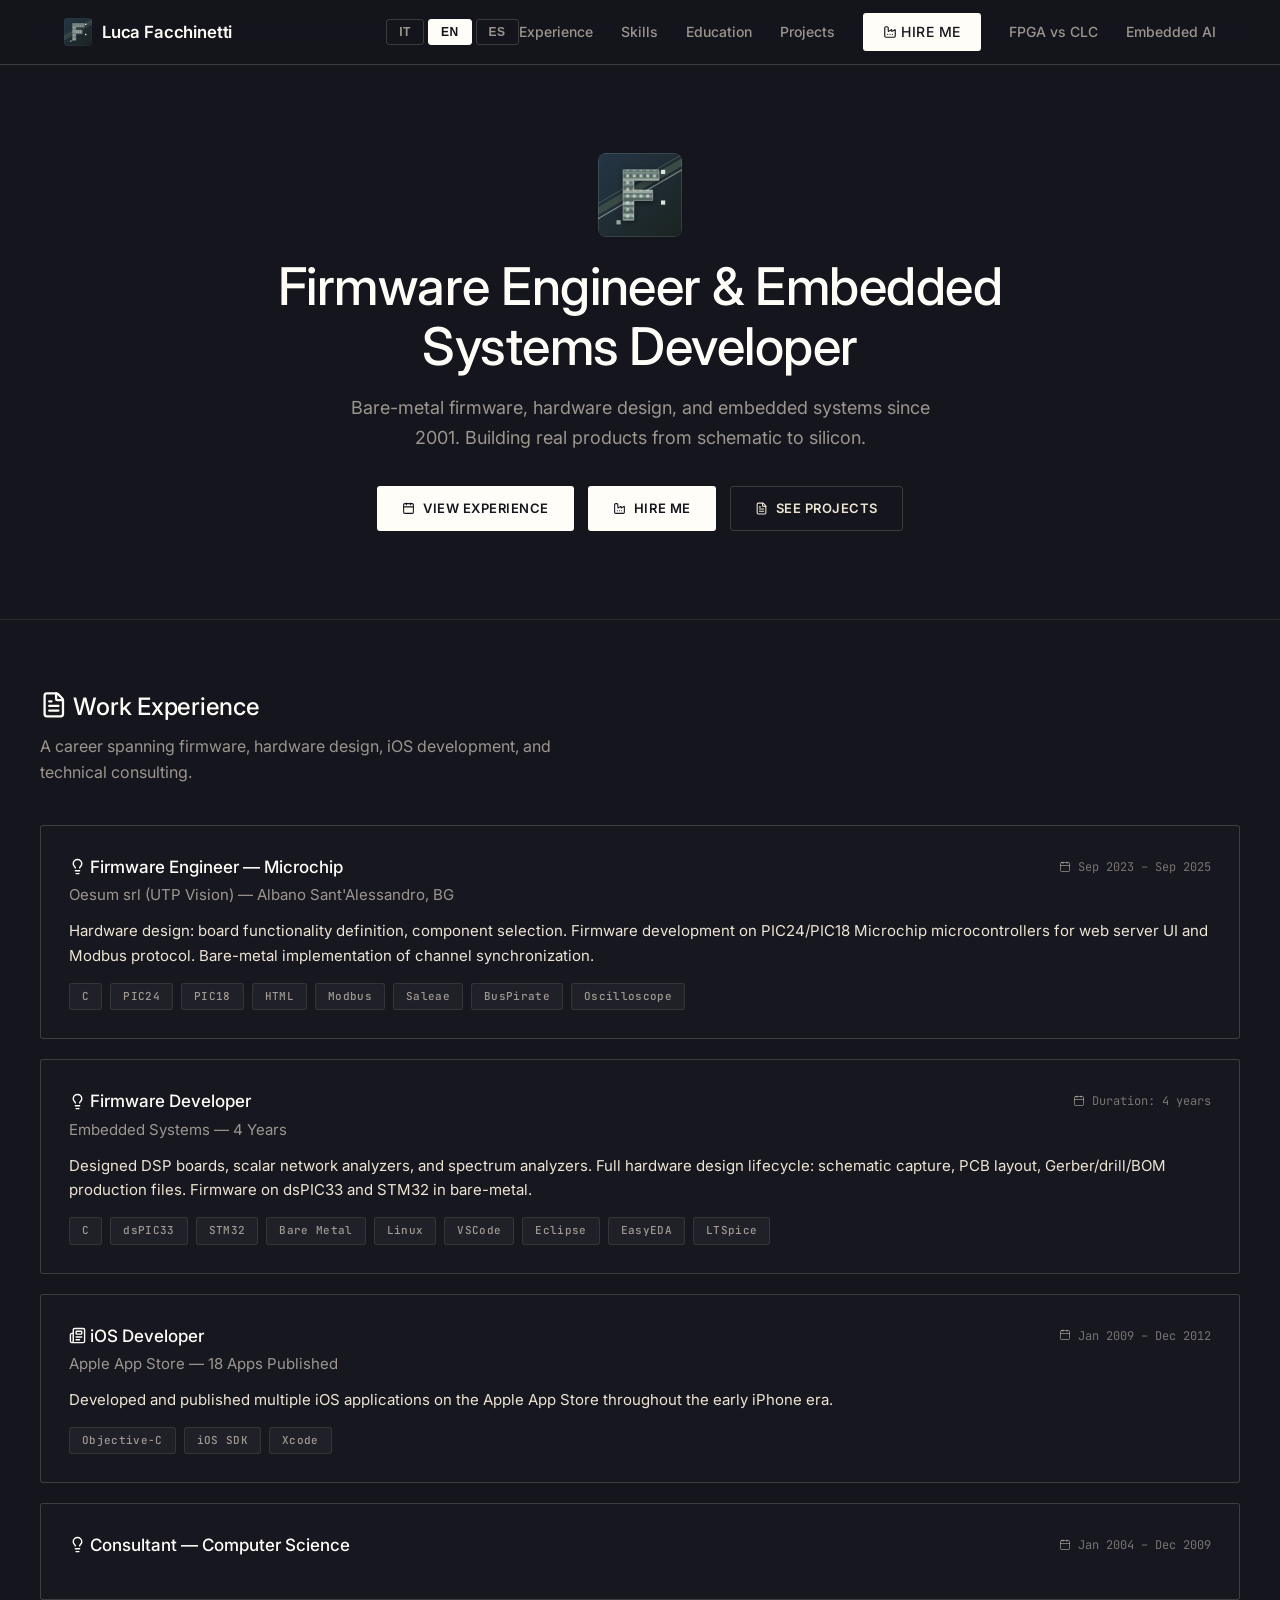
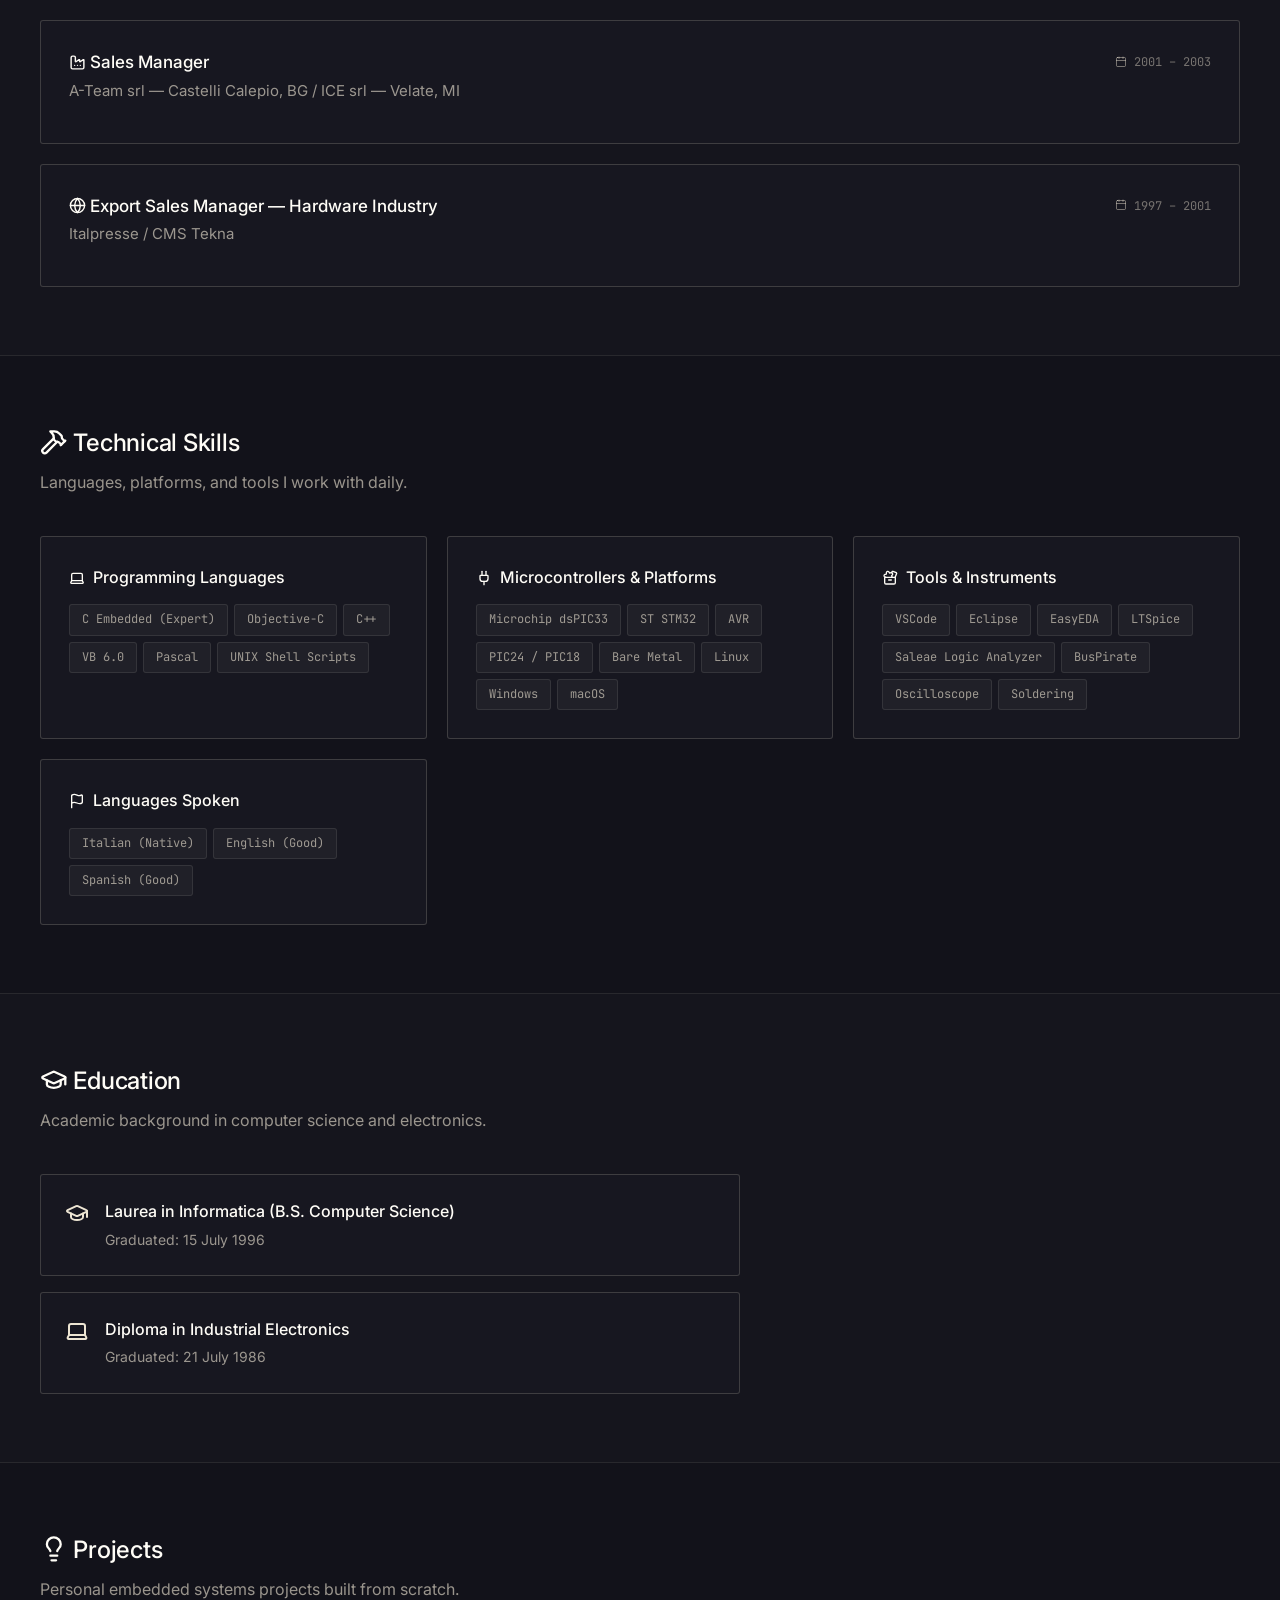
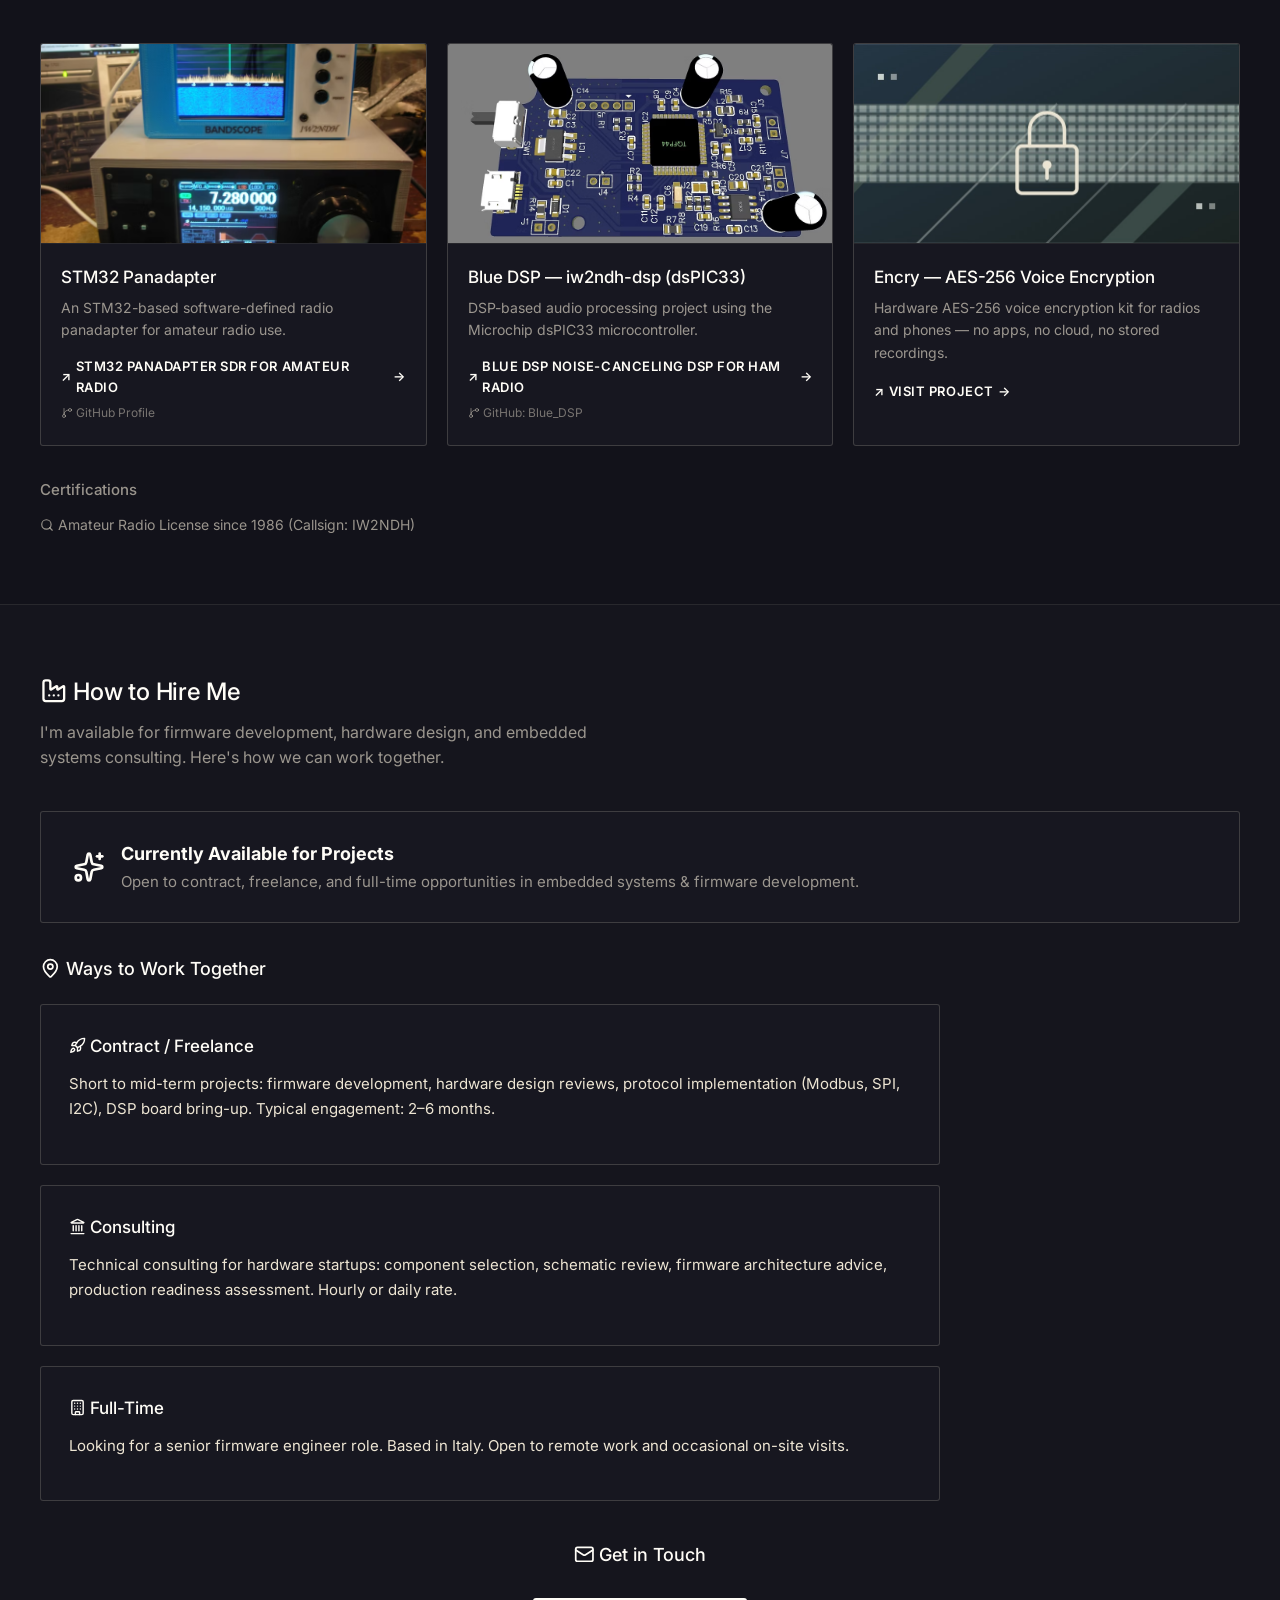
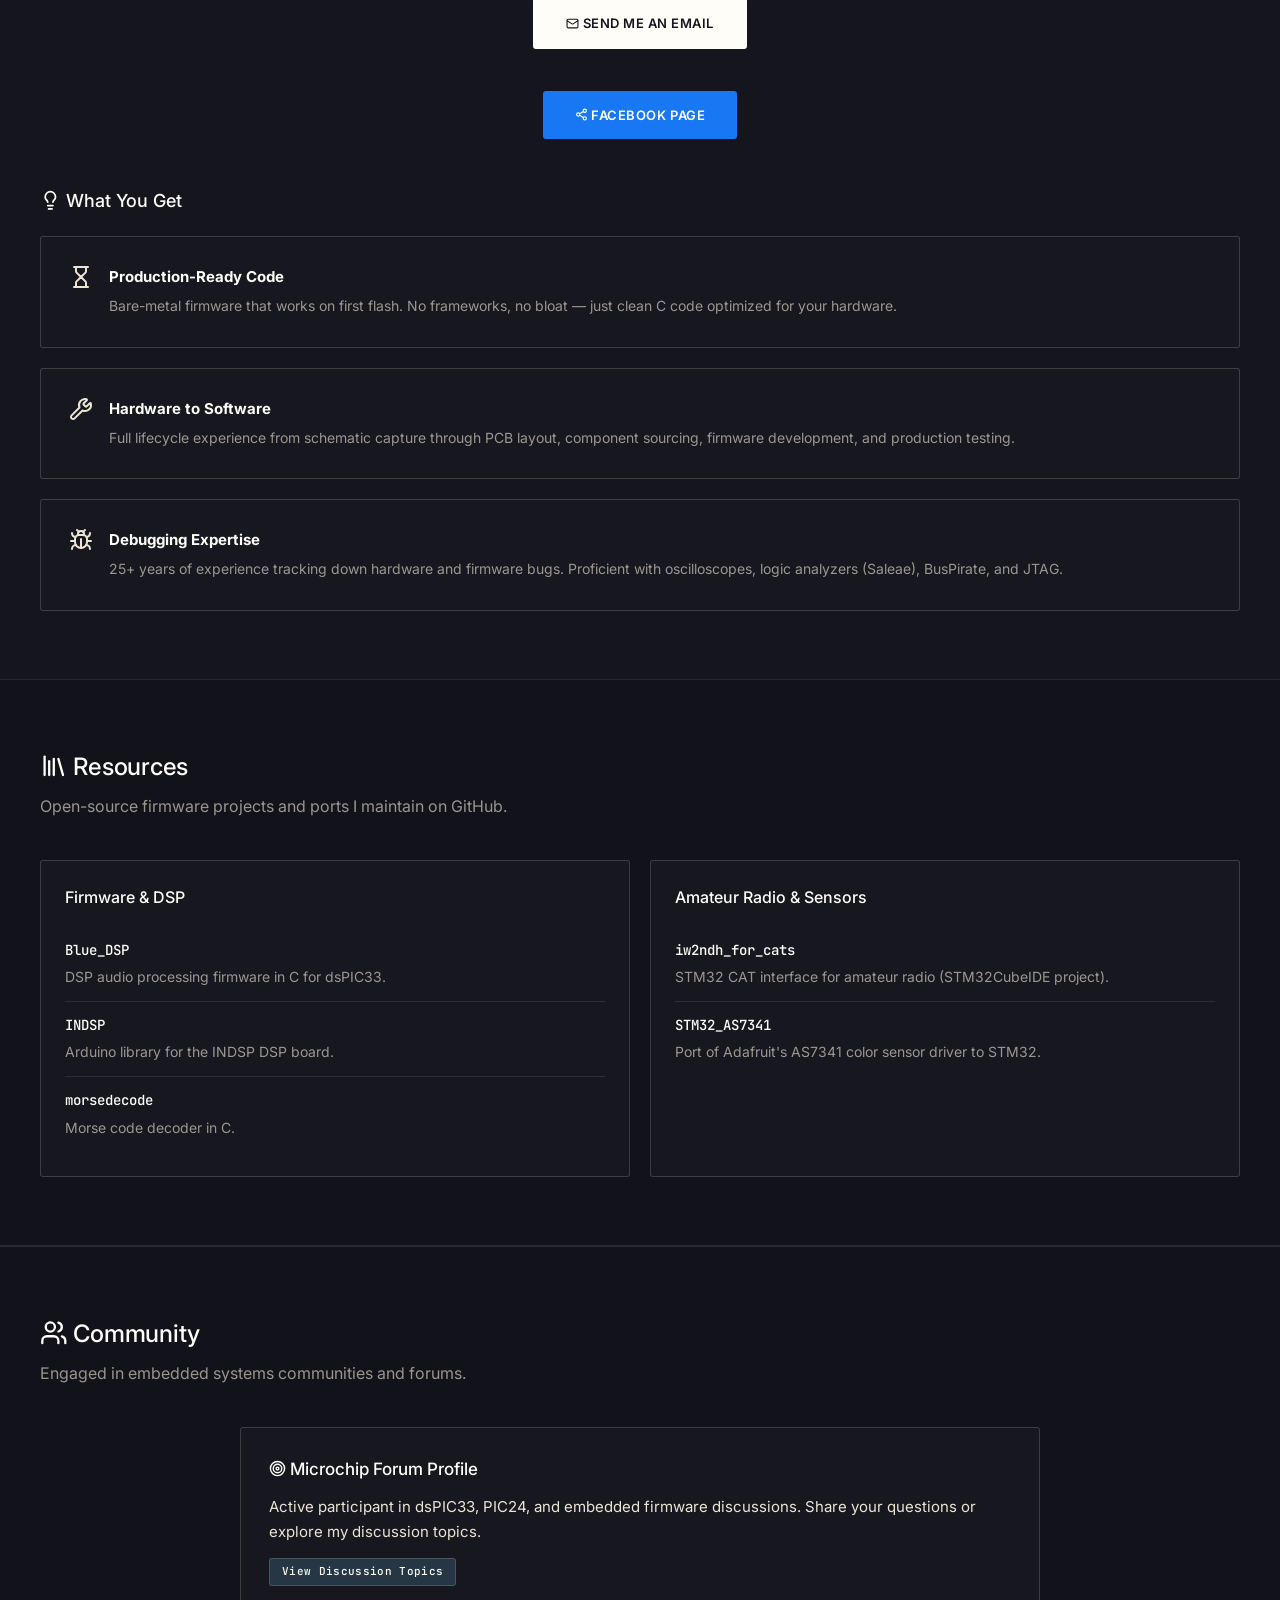
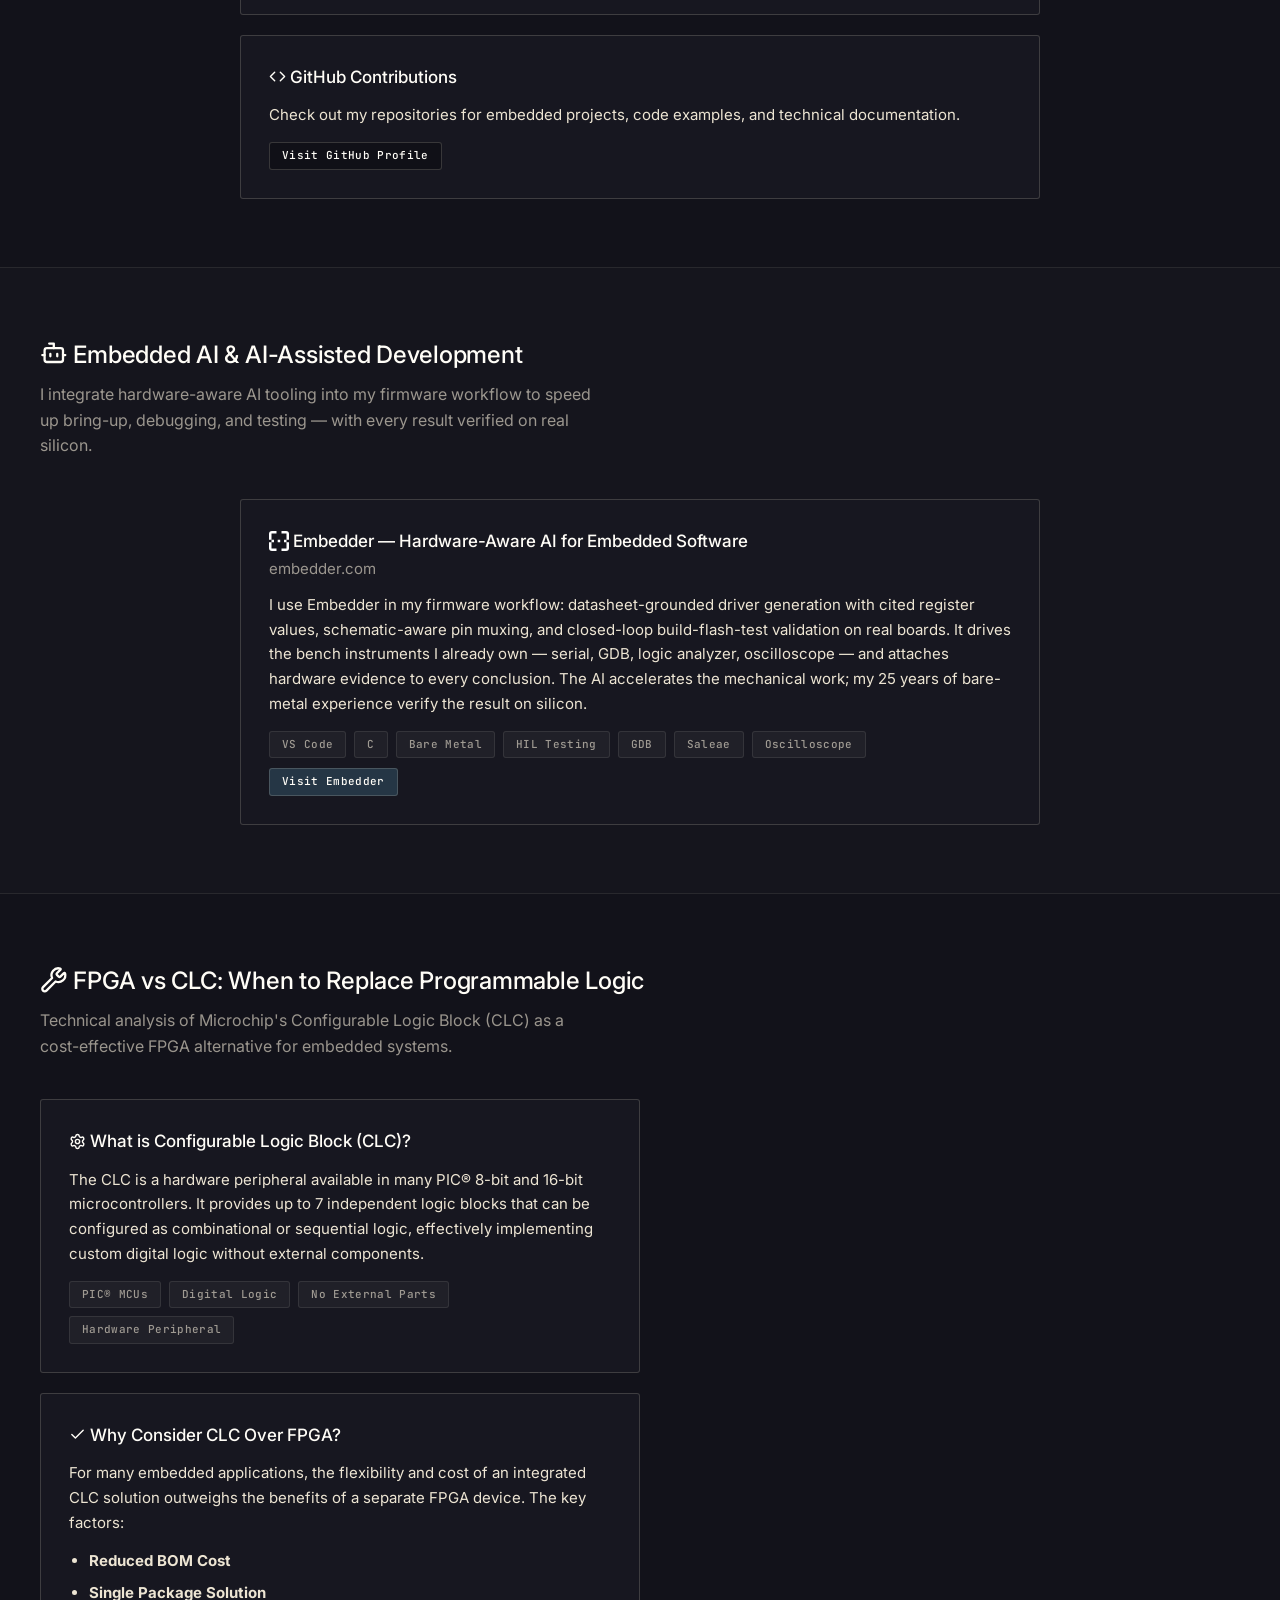
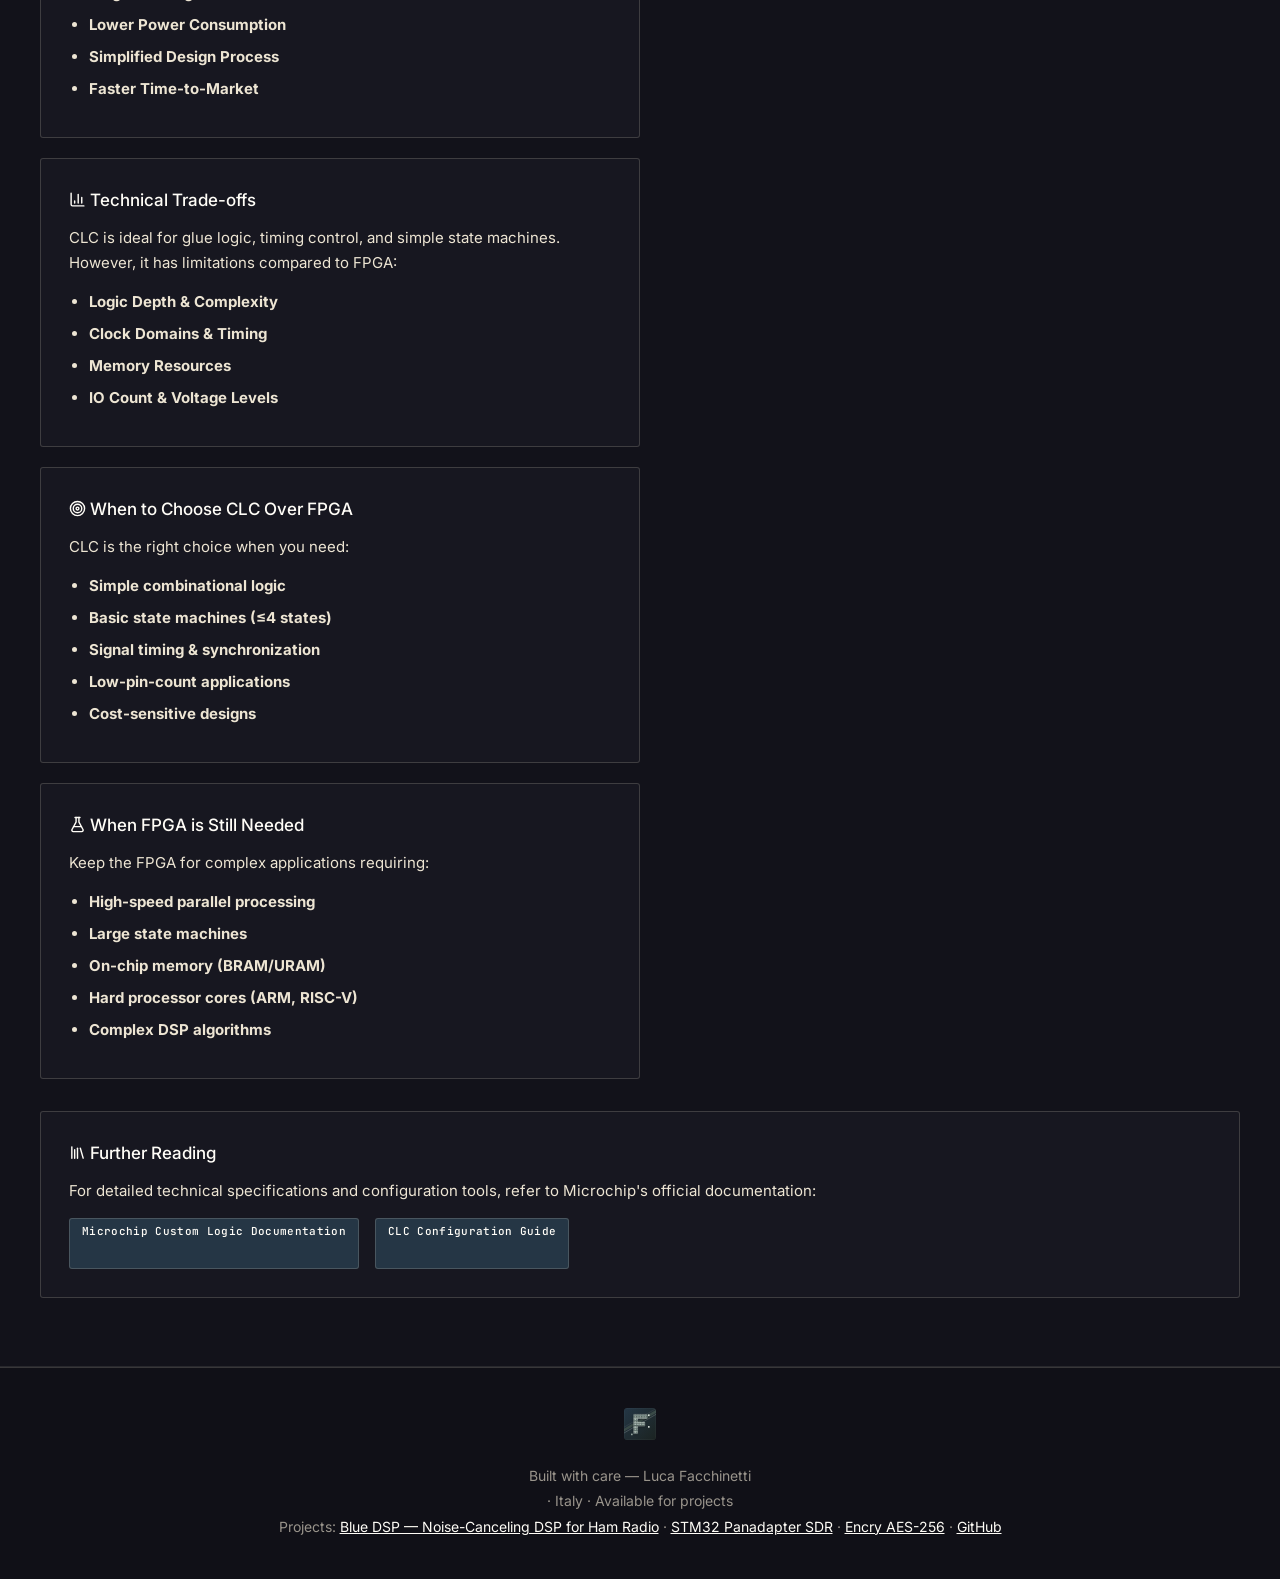
<file: index.html>
<!DOCTYPE html>
<html lang="it">
<head>
  <meta charset="UTF-8" />
  <meta name="viewport" content="width=device-width, initial-scale=1.0" />

  <!-- SEO -->
  <title id="page-title">Luca Facchinetti — Firmware Engineer &amp; Embedded Systems Developer</title>
  <meta name="description" content="Luca Facchinetti - Ingegnere Firmware con oltre 25 anni di esperienza in firmware bare-metal STM32, PIC/dsPIC, progettazione PCB e consulenza embedded." />
  <meta name="author" content="Luca Facchinetti" />
  <meta name="robots" content="index, follow, max-snippet:-1, max-image-preview:large, max-video-preview:-1" />
  <link rel="canonical" href="https://jackdev23.github.io/" />

  <!-- Multilingual SEO -->
  <link rel="alternate" hreflang="it" href="https://jackdev23.github.io/" />
  <link rel="alternate" hreflang="en" href="https://jackdev23.github.io/?lang=en" />
  <link rel="alternate" hreflang="es" href="https://jackdev23.github.io/?lang=es" />
  <link rel="alternate" hreflang="x-default" href="https://jackdev23.github.io/" />

  <!-- Open Graph / Facebook -->
  <meta property="og:type" content="profile" />
  <meta property="og:url" content="https://jackdev23.github.io/" />
  <meta property="og:title" content="Luca Facchinetti — Firmware Engineer &amp; Embedded Systems Developer" />
  <meta property="og:description" content="Oltre 25 anni di esperienza in firmware bare-metal, progettazione hardware embedded e consulenza tecnica. Specializzato in STM32, PIC, dsPIC, Modbus." />
  <meta property="og:site_name" content="Luca Facchinetti - Firmware Engineer Portfolio" />
  <meta property="og:image" content="https://jackdev23.github.io/assets/og-image.jpg" />
  <meta property="og:image:width" content="800" />
  <meta property="og:image:height" content="600" />
  <meta property="og:image:alt" content="STM32 Panadapter SDR - software defined radio hardware project for amateur radio frequency display" />
  <meta property="og:image:type" content="image/jpeg" />

  <!-- Twitter -->
  <meta name="twitter:card" content="summary_large_image" />
  <meta name="twitter:title" content="Luca Facchinetti — Firmware Engineer &amp; Embedded Systems Developer" />
  <meta name="twitter:description" content="Oltre 25 anni di esperienza in firmware bare-metal, progettazione hardware embedded e consulenza tecnica." />
  <meta name="twitter:image" content="https://jackdev23.github.io/assets/og-image.jpg" />

  <!-- Fonts -->
  <link rel="preconnect" href="https://fonts.googleapis.com" />
  <link rel="preconnect" href="https://fonts.gstatic.com" crossorigin />
  <link href="https://fonts.googleapis.com/css2?family=Inter:wght@400;500;600;700;800&family=JetBrains+Mono:wght@400;500&display=swap" rel="stylesheet" />

  <!-- Favicon & Theme -->
  <link rel="icon" type="image/svg+xml" href="/favicon.svg">
  <meta name="theme-color" content="#15151D" />

  <!-- Structured Data -->
  <script type="application/ld+json">
  {
    "@context": "https://schema.org",
    "@type": "Person",
    "name": "Luca Facchinetti",
    "alternateName": ["Jack Dev23"],
    "@id": "https://jackdev23.github.io/#person",
    "url": "https://jackdev23.github.io/",
    "email": "jackdev23@gmail.com",
    "jobTitle": "Firmware Engineer & Embedded Systems Developer",
    "description": "Bare-metal firmware engineer and embedded systems developer with 25+ years of experience in STM32, PIC/dsPIC microcontrollers, PCB design, and hardware consulting.",
    "nationality": "Italian",
    "location": {
      "@type": "Place",
      "address": {
        "@type": "PostalAddress",
        "addressCountry": "IT"
      }
    },
    "knowsAbout": ["Firmware Development", "Embedded Systems", "STM32", "PIC Microcontroller", "dsPIC33", "Bare Metal Programming", "PCB Design", "Modbus Protocol", "AI-Assisted Firmware Development"],
    "sameAs": [
      "https://github.com/jackdev23",
      "https://www.facebook.com/iw2ndhDSP/",
      "https://jackdev23.wixsite.com/iw2ndh-dsp",
      "https://jackdev23.wixsite.com/panadapter"
    ],
    "knowsLanguage": [
      {"@type":"Language","name":"Italian","nativeLanguage":true},
      {"@type":"Language","name":"English"},
      {"@type":"Language","name":"Spanish"}
    ],
    "award": "Amateur Radio License (Callsign: IW2NDH) since 1986"
  }
  </script>

  <!-- Local SEO - ProfessionalService Schema -->
  <script type="application/ld+json">
  {
    "@context": "https://schema.org",
    "@type": "ProfessionalService",
    "name": "Luca Facchinetti - Firmware Engineering Services",
    "description": "Professional firmware engineering and embedded systems consulting services. Specializing in STM32, PIC/dsPIC microcontrollers, bare-metal development, PCB design, and hardware optimization for industrial applications.",
    "url": "https://jackdev23.github.io/",
    "email": "jackdev23@gmail.com",
    "priceRange": "€€-€€€",
    "openingHoursSpecification": [
      {
        "@type": "OpeningHoursSpecification",
        "dayOfWeek": ["Monday","Tuesday","Wednesday","Thursday","Friday"],
        "opens": "09:00",
        "closes": "18:00"
      }
    ],
    "address": {
      "@type": "PostalAddress",
      "addressCountry": "IT"
    },
    "areaServed": [
      {
        "@type": "Place",
        "name": "Lombardy Region"
      },
      {
        "@type": "State",
        "name": "Bergamo Province"
      },
      {
        "@type": "City",
        "name": "Milan Metropolitan Area"
      }
    ],
    "serviceType": [
      "Firmware Development Consulting",
      "Embedded Systems Engineering",
      "PCB Design Services",
      "Hardware Optimization",
      "Technical Training (STM32, PIC/dsPIC)"
    ],
    "knowsAbout": [
      "Firmware Engineering",
      "Embedded Systems",
      "STM32 Microcontrollers",
      "PIC/dsPIC Development",
      "Bare Metal Programming",
      "PCB Design (EasyEDA)",
      "Modbus Protocol Implementation",
      "Industrial Automation"
    ],
    "hasOfferCatalog": {
      "@type": "OfferCatalog",
      "name": "Engineering Services",
      "itemListElement": [
        {
          "@type": "Offer",
          "itemOffered": {
            "@type": "Service",
            "name": "Firmware Development Consulting"
          }
        },
        {
          "@type": "Offer",
          "itemOffered": {
            "@type": "Service",
            "name": "Embedded Systems Design & Prototyping"
          }
        },
        {
          "@type": "Offer",
          "itemOffered": {
            "@type": "Service",
            "name": "PCB Layout & Hardware Optimization"
          }
        }
      ]
    }
  }
  </script>

  <!-- Projects Schema: links this site to the Wix product/project pages -->
  <script type="application/ld+json">
  {
    "@context": "https://schema.org",
    "@graph": [
      {
        "@type": "Project",
        "name": "Blue DSP \u2014 Noise-Canceling DSP for Ham Radio (iw2ndh-dsp)",
        "description": "Noise-canceling DSP kit for amateur radio (Icom, Yaesu, Kenwood, Drake) with SSB squelch, auto-notch and 5 digital filters, built on the Microchip dsPIC33.",
        "url": "https://jackdev23.wixsite.com/iw2ndh-dsp",
        "image": "https://jackdev23.github.io/assets/dsp2.avif",
        "keywords": "noise canceling DSP, ham radio, FT-817, Icom, Yaesu, Kenwood, dsPIC33, SSB squelch, auto notch",
        "codeRepository": "https://github.com/jackdev23/Blue_DSP",
        "creator": { "@id": "https://jackdev23.github.io/#person" }
      },
      {
        "@type": "Project",
        "name": "STM32 Panadapter SDR for Amateur Radio",
        "description": "STM32-based software-defined radio panadapter displaying the receive spectrum, built for amateur radio use.",
        "url": "https://jackdev23.wixsite.com/panadapter",
        "image": "https://jackdev23.github.io/assets/bandscope.avif",
        "keywords": "panadapter, SDR, STM32, amateur radio, spectrum display",
        "creator": { "@id": "https://jackdev23.github.io/#person" }
      },
      {
        "@type": "Project",
        "name": "Encry \u2014 AES-256 Voice Encryption Kit",
        "description": "Hardware AES-256 voice encryption kit for radios and phones: no apps, no cloud, no stored recordings.",
        "url": "http://encrypt-kit.surge.sh/",
        "image": "https://jackdev23.github.io/assets/encry.jpg",
        "keywords": "AES-256, voice encryption, radio, hardware kit",
        "creator": { "@id": "https://jackdev23.github.io/#person" }
      }
    ]
  }
  </script>

  <!-- Styles -->
  <link rel="stylesheet" href="css/styles.css" />
</head>
<body class="lang-it">

  <a class="skip-link" href="#main"><span data-lang="en">Skip to content</span><span data-lang="it">Vai al contenuto</span><span data-lang="es">Ir al contenido</span></a>

  <!-- NAVBAR -->
  <nav class="navbar" aria-label="Main navigation">
    <div class="navbar-inner">
      <a href="#" class="nav-logo">
        <img class="nav-mark" src="assets/mark.svg" alt="" width="28" height="28">
        Luca Facchinetti
      </a>
      <div class="nav-right">
        <div class="lang-switcher">
          <button class="lang-btn active" data-lang-btn="it" id="btn-it" aria-pressed="true">IT</button>
          <button class="lang-btn" data-lang-btn="en" id="btn-en" aria-pressed="false">EN</button>
          <button class="lang-btn" data-lang-btn="es" id="btn-es" aria-pressed="false">ES</button>
        </div>
        <div class="nav-links">
          <a href="#experience"><span data-lang="en">Experience</span><span data-lang="it">Esperienza</span><span data-lang="es">Experiencia</span></a>
          <a href="#skills"><span data-lang="en">Skills</span><span data-lang="it">Competenze</span><span data-lang="es">Habilidades</span></a>
          <a href="#education"><span data-lang="en">Education</span><span data-lang="it">Formazione</span><span data-lang="es">Educación</span></a>
          <a href="#projects"><span data-lang="en">Projects</span><span data-lang="it">Progetti</span><span data-lang="es">Proyectos</span></a>
          <a href="#hire" class="nav-cta"><svg class="ic" aria-hidden="true"><use href="assets/icons.svg#factory"/></svg> <span data-lang="en">Hire Me</span><span data-lang="it">Assumimi</span><span data-lang="es">Contrátame</span></a>
          <a href="#fpga-clc"><span data-lang="en">FPGA vs CLC</span><span data-lang="it">FPGA vs CLC</span><span data-lang="es">FPGA vs CLC</span></a>
          <a href="#embedded-ai"><span data-lang="en">Embedded AI</span><span data-lang="it">Embedded AI</span><span data-lang="es">Embedded AI</span></a>
        </div>
      </div>
    </div>
  </nav>

  <main id="main">

  <!-- HERO -->
  <section class="hero" aria-label="Introduction">
    <div class="hero-inner fade-up">
      <img class="hero-mark" src="assets/mark.svg" alt="" width="84" height="84">
      <h1><span data-lang="en">Firmware Engineer &amp; <span class="accent">Embedded Systems</span> Developer</span><span data-lang="it">Ingegnere Firmware &amp; Sviluppatore di <span class="accent">Sistemi Embedded</span></span><span data-lang="es">Ingeniero de Firmware y Desarrollador de <span class="accent">Sistemas Embebidos</span></span></h1>
      <p><span data-lang="en">Bare-metal firmware, hardware design, and embedded systems since 2001. Building real products from schematic to silicon.</span><span data-lang="it">Firmware bare-metal, progettazione hardware e sistemi embedded dal 2001. Costruisco prodotti reali dallo schema al silicio.</span><span data-lang="es">Firmware bare-metal, diseño de hardware y sistemas embebidos desde 2001. Construyendo productos reales desde el esquema hasta el silicio.</span></p>
      <div class="hero-buttons">
        <a href="#experience" class="btn btn-primary"><svg class="ic" aria-hidden="true"><use href="assets/icons.svg#calendar"/></svg> <span data-lang="en">View Experience</span><span data-lang="it">Vedi Esperienza</span><span data-lang="es">Ver Experiencia</span></a>
        <a href="#hire" class="btn btn-primary"><svg class="ic" aria-hidden="true"><use href="assets/icons.svg#factory"/></svg> <span data-lang="en">Hire Me</span><span data-lang="it">Assumimi</span><span data-lang="es">Contrátame</span></a>
        <a href="#projects" class="btn btn-outline"><svg class="ic" aria-hidden="true"><use href="assets/icons.svg#file-text"/></svg> <span data-lang="en">See Projects</span><span data-lang="it">Vedi Progetti</span><span data-lang="es">Ver Proyectos</span></a>
      </div>
    </div>
  </section>

  <!-- EXPERIENCE -->
  <section id="experience" class="section" aria-label="Work experience">
    <div class="container">
      <h2 class="section-title fade-up"><svg class="ic" aria-hidden="true"><use href="assets/icons.svg#file-text"/></svg> <span data-lang="en">Work Experience</span><span data-lang="it">Esperienza Lavorativa</span><span data-lang="es">Experiencia Laboral</span></h2>
      <p class="section-subtitle fade-up"><span data-lang="en">A career spanning firmware, hardware design, iOS development, and technical consulting.</span><span data-lang="it">Una carriera che spazia tra firmware, progettazione hardware, sviluppo iOS e consulenza tecnica.</span><span data-lang="es">Una carrera que abarca firmware, diseño de hardware, desarrollo iOS y consultoría técnica.</span></p>

      <div class="exp-grid">
        <!-- Firmware Engineer -->
        <div class="exp-card fade-up">
          <div class="exp-header">
            <div>
              <div class="exp-role"><svg class="ic" aria-hidden="true"><use href="assets/icons.svg#lightbulb"/></svg> <span data-lang="en">Firmware Engineer</span><span data-lang="it">Ingegnere Firmware</span><span data-lang="es">Ingeniero de Firmware</span> &#8212; Microchip</div>
              <div class="exp-company">Oesum srl (UTP Vision) &#8212; Albano Sant&#39;Alessandro, BG</div>
            </div>
            <div class="exp-date"><svg class="ic" aria-hidden="true"><use href="assets/icons.svg#calendar"/></svg> Sep 2023 &#8211; Sep 2025</div>
          </div>
          <p class="exp-desc"><span data-lang="en">Hardware design: board functionality definition, component selection. Firmware development on PIC24/PIC18 Microchip microcontrollers for web server UI and Modbus protocol. Bare-metal implementation of channel synchronization.</span><span data-lang="it">Progettazione hardware: definizione funzionalità scheda, selezione componenti. Sviluppo firmware su microcontrollori PIC24/PIC18 Microchip per interfaccia web server e protocollo Modbus. Implementazione bare-metal della sincronizzazione dei canali.</span><span data-lang="es">Diseño de hardware: definición de funcionalidad de placa, selección de componentes. Desarrollo de firmware en microcontroladores PIC24/PIC18 Microchip para interfaz de servidor web y protocolo Modbus. Implementación bare-metal de la sincronización de canales.</span></p>
          <div class="tech-tags">
            <span class="tag">C</span><span class="tag">PIC24</span><span class="tag">PIC18</span><span class="tag">HTML</span><span class="tag">Modbus</span><span class="tag">Saleae</span><span class="tag">BusPirate</span><span class="tag"><span data-lang="en">Oscilloscope</span><span data-lang="it">Oscilloscopio</span><span data-lang="es">Osciloscopio</span></span>
          </div>
        </div>

        <!-- Firmware Developer -->
        <div class="exp-card fade-up">
          <div class="exp-header">
            <div>
              <div class="exp-role"><svg class="ic" aria-hidden="true"><use href="assets/icons.svg#lightbulb"/></svg> <span data-lang="en">Firmware Developer</span><span data-lang="it">Sviluppatore Firmware</span><span data-lang="es">Desarrollador de Firmware</span></div>
              <div class="exp-company"><span data-lang="en">Embedded Systems</span><span data-lang="it">Sistemi Embedded</span><span data-lang="es">Sistemas Embebidos</span> &#8212; <span data-lang="en">4 Years</span><span data-lang="it">4 Anni</span><span data-lang="es">4 Años</span></div>
            </div>
            <div class="exp-date"><svg class="ic" aria-hidden="true"><use href="assets/icons.svg#calendar"/></svg> <span data-lang="en">Duration: 4 years</span><span data-lang="it">Durata: 4 anni</span><span data-lang="es">Duración: 4 años</span></div>
          </div>
          <p class="exp-desc"><span data-lang="en">Designed DSP boards, scalar network analyzers, and spectrum analyzers. Full hardware design lifecycle: schematic capture, PCB layout, Gerber/drill/BOM production files. Firmware on dsPIC33 and STM32 in bare-metal.</span><span data-lang="it">Progettazione schede DSP, analizzatori di rete scalari e analizzatori di spettro. Ciclo completo di progettazione hardware: cattura schematiche, layout PCB, file di produzione Gerber/drill/BOM. Firmware su dsPIC33 e STM32 in bare-metal.</span><span data-lang="es">Diseño de tarjetas DSP, analizadores de red escalares y analizadores de espectro. Ciclo completo de diseño de hardware: captura de esquemas, layout PCB, archivos de producción Gerber/drill/BOM. Firmware en dsPIC33 y STM32 en bare-metal.</span></p>
          <div class="tech-tags">
            <span class="tag">C</span><span class="tag">dsPIC33</span><span class="tag">STM32</span><span class="tag"><span data-lang="en">Bare Metal</span><span data-lang="it">Bare Metal</span><span data-lang="es">Bare Metal</span></span><span class="tag">Linux</span><span class="tag">VSCode</span><span class="tag">Eclipse</span><span class="tag">EasyEDA</span><span class="tag">LTSpice</span>
          </div>
        </div>

        <!-- iOS Developer -->
        <div class="exp-card fade-up">
          <div class="exp-header">
            <div>
              <div class="exp-role"><svg class="ic" aria-hidden="true"><use href="assets/icons.svg#newspaper"/></svg> <span data-lang="en">iOS Developer</span><span data-lang="it">Sviluppatore iOS</span><span data-lang="es">Desarrollador iOS</span></div>
              <div class="exp-company"><span data-lang="en">Apple App Store</span><span data-lang="it">Apple App Store</span><span data-lang="es">Apple App Store</span> &#8212; 18 Apps Published</div>
            </div>
            <div class="exp-date"><svg class="ic" aria-hidden="true"><use href="assets/icons.svg#calendar"/></svg> Jan 2009 &#8211; Dec 2012</div>
          </div>
          <p class="exp-desc"><span data-lang="en">Developed and published multiple iOS applications on the Apple App Store throughout the early iPhone era.</span><span data-lang="it">Sviluppato e pubblicato diverse applicazioni iOS sull'Apple App Store durante i primi anni dell'era iPhone.</span><span data-lang="es">Desarrollé y publiqué varias aplicaciones iOS en la Apple App Store durante los primeros años de la era iPhone.</span></p>
          <div class="tech-tags"><span class="tag">Objective-C</span><span class="tag"><span data-lang="en">iOS SDK</span><span data-lang="it">iOS SDK</span><span data-lang="es">iOS SDK</span></span><span class="tag">Xcode</span></div>
        </div>

        <!-- Consultant -->
        <div class="exp-card fade-up">
          <div class="exp-header">
            <div>
              <div class="exp-role"><svg class="ic" aria-hidden="true"><use href="assets/icons.svg#lightbulb"/></svg> <span data-lang="en">Consultant</span><span data-lang="it">Consulente</span><span data-lang="es">Consultor</span> &#8212; <span data-lang="en">Computer Science</span><span data-lang="it">Informatica</span><span data-lang="es">Informática</span></div>
            </div>
            <div class="exp-date"><svg class="ic" aria-hidden="true"><use href="assets/icons.svg#calendar"/></svg> Jan 2004 &#8211; Dec 2009</div>
          </div>
        </div>

        <!-- Sales Manager -->
        <div class="exp-card fade-up">
          <div class="exp-header">
            <div>
              <div class="exp-role"><svg class="ic" aria-hidden="true"><use href="assets/icons.svg#factory"/></svg> <span data-lang="en">Sales Manager</span><span data-lang="it">Responsabile Vendite</span><span data-lang="es">Gerente de Ventas</span></div>
              <div class="exp-company">A-Team srl &#8212; Castelli Calepio, BG / ICE srl &#8212; Velate, MI</div>
            </div>
            <div class="exp-date"><svg class="ic" aria-hidden="true"><use href="assets/icons.svg#calendar"/></svg> 2001 &#8211; 2003</div>
          </div>
        </div>

        <!-- Export Sales Manager -->
        <div class="exp-card fade-up">
          <div class="exp-header">
            <div>
              <div class="exp-role"><svg class="ic" aria-hidden="true"><use href="assets/icons.svg#globe"/></svg> <span data-lang="en">Export Sales Manager</span><span data-lang="it">Responsabile Vendite Export</span><span data-lang="es">Gerente de Ventas de Exportación</span> &#8212; <span data-lang="en">Hardware Industry</span><span data-lang="it">Industria Hardware</span><span data-lang="es">Industria del Hardware</span></div>
              <div class="exp-company">Italpresse / CMS Tekna</div>
            </div>
            <div class="exp-date"><svg class="ic" aria-hidden="true"><use href="assets/icons.svg#calendar"/></svg> 1997 &#8211; 2001</div>
          </div>
        </div>
      </div>
    </div>
  </section>

  <!-- SKILLS -->
  <section id="skills" class="section section-gray" aria-label="Technical skills">
    <div class="container">
      <h2 class="section-title fade-up"><svg class="ic" aria-hidden="true"><use href="assets/icons.svg#hammer"/></svg> <span data-lang="en">Technical Skills</span><span data-lang="it">Competenze Tecniche</span><span data-lang="es">Habilidades Técnicas</span></h2>
      <p class="section-subtitle fade-up"><span data-lang="en">Languages, platforms, and tools I work with daily.</span><span data-lang="it">Linguaggi, piattaforme e strumenti con cui lavoro quotidianamente.</span><span data-lang="es">Lenguajes, plataformas y herramientas con las que trabajo a diario.</span></p>

      <div class="skills-grid">
        <div class="skill-card fade-up">
          <h3><svg class="ic" aria-hidden="true"><use href="assets/icons.svg#laptop"/></svg> <span data-lang="en">Programming Languages</span><span data-lang="it">Linguaggi di Programmazione</span><span data-lang="es">Lenguajes de Programación</span></h3>
          <ul class="skill-list">
            <li>C Embedded (<span data-lang="en">Expert</span><span data-lang="it">Esperto</span><span data-lang="es">Experto</span>)</li>
            <li>Objective-C</li>
            <li>C++</li>
            <li>VB 6.0</li>
            <li>Pascal</li>
            <li><span data-lang="en">UNIX Shell Scripts</span><span data-lang="it">Script Shell UNIX</span><span data-lang="es">Scripts de Shell UNIX</span></li>
          </ul>
        </div>

        <div class="skill-card fade-up">
          <h3><svg class="ic" aria-hidden="true"><use href="assets/icons.svg#plug"/></svg> <span data-lang="en">Microcontrollers &amp; Platforms</span><span data-lang="it">Microcontrollori e Piattaforme</span><span data-lang="es">Microcontroladores y Plataformas</span></h3>
          <ul class="skill-list">
            <li>Microchip dsPIC33</li>
            <li>ST STM32</li>
            <li>AVR</li>
            <li>PIC24 / PIC18</li>
            <li><span data-lang="en">Bare Metal</span><span data-lang="it">Bare Metal</span><span data-lang="es">Bare Metal</span></li>
            <li>Linux</li>
            <li>Windows</li>
            <li>macOS</li>
          </ul>
        </div>

        <div class="skill-card fade-up">
          <h3><svg class="ic" aria-hidden="true"><use href="assets/icons.svg#tool-case"/></svg> <span data-lang="en">Tools &amp; Instruments</span><span data-lang="it">Strumenti e Strumentazione</span><span data-lang="es">Herramientas e Instrumentos</span></h3>
          <ul class="skill-list">
            <li>VSCode</li><li>Eclipse</li><li>EasyEDA</li><li>LTSpice</li>
            <li><span data-lang="en">Saleae Logic Analyzer</span><span data-lang="it">Analizzatore Logico Saleae</span><span data-lang="es">Analizador Lógico Saleae</span></li>
            <li>BusPirate</li><li><span data-lang="en">Oscilloscope</span><span data-lang="it">Oscilloscopio</span><span data-lang="es">Osciloscopio</span></li><li><span data-lang="en">Soldering</span><span data-lang="it">Saldataura</span><span data-lang="es">Soldadura</span></li>
          </ul>
        </div>

        <div class="skill-card fade-up">
          <h3><svg class="ic" aria-hidden="true"><use href="assets/icons.svg#flag"/></svg> <span data-lang="en">Languages Spoken</span><span data-lang="it">Lingue Parlate</span><span data-lang="es">Idiomas Hablados</span></h3>
          <ul class="skill-list">
            <li><span data-lang="en">Italian (Native)</span><span data-lang="it">Italiano (Madrelingua)</span><span data-lang="es">Italiano (Nativo)</span></li>
            <li><span data-lang="en">English (Good)</span><span data-lang="it">Inglese (Buono)</span><span data-lang="es">Inglés (Bueno)</span></li>
            <li><span data-lang="en">Spanish (Good)</span><span data-lang="it">Spagnolo (Buono)</span><span data-lang="es">Español (Bueno)</span></li>
          </ul>
        </div>
      </div>
    </div>
  </section>

  <!-- EDUCATION -->
  <section id="education" class="section" aria-label="Education and certifications">
    <div class="container">
      <h2 class="section-title fade-up"><svg class="ic" aria-hidden="true"><use href="assets/icons.svg#graduation-cap"/></svg> <span data-lang="en">Education</span><span data-lang="it">Formazione</span><span data-lang="es">Educación</span></h2>
      <p class="section-subtitle fade-up"><span data-lang="en">Academic background in computer science and electronics.</span><span data-lang="it">Percorso accademico in informatica ed elettronica.</span><span data-lang="es">Formación académica en informática y electrónica.</span></p>

      <div class="edu-grid">
        <div class="edu-card fade-up">
          <svg class="ic edu-icon" aria-hidden="true"><use href="assets/icons.svg#graduation-cap"/></svg>
          <div>
            <div class="edu-degree"><span data-lang="en">Laurea in Informatica (B.S. Computer Science)</span><span data-lang="it">Laurea in Informatica</span><span data-lang="es">Licenciatura en Informática</span></div>
            <div class="edu-detail"><span data-lang="en">Graduated: 15 July 1996</span><span data-lang="it">Laurea: 15 Luglio 1996</span><span data-lang="es">Graduado: 15 de julio de 1996</span></div>
          </div>
        </div>

        <div class="edu-card fade-up">
          <svg class="ic edu-icon" aria-hidden="true"><use href="assets/icons.svg#laptop"/></svg>
          <div>
            <div class="edu-degree"><span data-lang="en">Diploma in Industrial Electronics</span><span data-lang="it">Diploma per Perito Elettronico</span><span data-lang="es">Diploma en Electrónica Industrial</span></div>
            <div class="edu-detail"><span data-lang="en">Graduated: 21 July 1986</span><span data-lang="it">Diploma: 21 Luglio 1986</span><span data-lang="es">Diplomado: 21 de julio de 1986</span></div>
          </div>
        </div>
      </div>
    </div>
  </section>

  <!-- PROJECTS -->
  <section id="projects" class="section section-gray" aria-label="Projects and portfolio">
    <div class="container">
      <h2 class="section-title fade-up"><svg class="ic" aria-hidden="true"><use href="assets/icons.svg#lightbulb"/></svg> <span data-lang="en">Projects</span><span data-lang="it">Progetti</span><span data-lang="es">Proyectos</span></h2>
      <p class="section-subtitle fade-up"><span data-lang="en">Personal embedded systems projects built from scratch.</span><span data-lang="it">Progetti personali di sistemi embedded realizzati da zero.</span><span data-lang="es">Proyectos personales de sistemas embebidos desarrollados desde cero.</span></p>

      <div class="project-grid">
        <div class="project-card fade-up">
          <img src="assets/bandscope.avif" alt="STM32 Panadapter SDR - software defined radio hardware project showing frequency spectrum display on microcontroller board" width="600" height="400" loading="lazy" decoding="async" class="project-image" />
          <div class="project-body">
            <div class="project-name">STM32 Panadapter</div>
            <p class="project-desc"><span data-lang="en">An STM32-based software-defined radio panadapter for amateur radio use.</span><span data-lang="it">Un panadapter SDR basato su STM32 per l'uso nella radioamatoriale.</span><span data-lang="es">Un panadapter SDR basado en STM32 para uso en radioafición.</span></p>
            <a href="https://jackdev23.wixsite.com/panadapter" target="_blank" rel="noopener" class="project-link">&#8599; <span data-lang="en">STM32 Panadapter SDR for Amateur Radio</span><span data-lang="it">Panadapter SDR STM32 per radioamatori</span><span data-lang="es">Panadapter SDR STM32 para radioafición</span> &#8594;</a>
            <br /><small class="repo-note"><svg class="ic" aria-hidden="true"><use href="assets/icons.svg#git-branch"/></svg> <a href="https://github.com/jackdev23" target="_blank" rel="noopener">GitHub Profile</a></small>
          </div>
        </div>

        <div class="project-card fade-up">
          <img src="assets/dsp2.avif" alt="DSP-based audio processing project using dsPIC33 microcontroller for signal processing and filtering applications" width="600" height="400" loading="lazy" decoding="async" class="project-image" />
          <div class="project-body">
            <div class="project-name">Blue DSP &mdash; iw2ndh-dsp (dsPIC33)</div>
            <p class="project-desc"><span data-lang="en">DSP-based audio processing project using the Microchip dsPIC33 microcontroller.</span><span data-lang="it">Progetto di elaborazione audio DSP basato sul microcontrollore Microchip dsPIC33.</span><span data-lang="es">Proyecto de procesamiento de audio DSP basado en el microcontrolador Microchip dsPIC33.</span></p>
            <a href="https://jackdev23.wixsite.com/iw2ndh-dsp" target="_blank" rel="noopener" class="project-link">&#8599; <span data-lang="en">Blue DSP Noise-Canceling DSP for Ham Radio</span><span data-lang="it">Blue DSP: DSP di cancellazione del rumore per radioamatori</span><span data-lang="es">Blue DSP: DSP de cancelación de ruido para radioafición</span> &#8594;</a>
            <br /><small class="repo-note"><svg class="ic" aria-hidden="true"><use href="assets/icons.svg#git-branch"/></svg> <a href="https://github.com/jackdev23/Blue_DSP" target="_blank" rel="noopener">GitHub: Blue_DSP</a></small>
          </div>
        </div>

        <div class="project-card fade-up">
          <img src="assets/encry.jpg" alt="Encry AES-256 voice encryption device - hardware kit for secure radio and phone communication" width="800" height="400" loading="lazy" decoding="async" class="project-image" />
          <div class="project-body">
            <div class="project-name">Encry &mdash; AES-256 Voice Encryption</div>
            <p class="project-desc"><span data-lang="en">Hardware AES-256 voice encryption kit for radios and phones &mdash; no apps, no cloud, no stored recordings.</span><span data-lang="it">Kit hardware di cifratura vocale AES-256 per radio e telefoni &mdash; senza app, senza cloud, senza registrazioni archiviate.</span><span data-lang="es">Kit de cifrado de voz AES-256 por hardware para radios y tel&eacute;fonos &mdash; sin apps, sin nube, sin grabaciones almacenadas.</span></p>
            <a href="http://encrypt-kit.surge.sh/" rel="noopener" class="project-link">&#8599; <span data-lang="en">Visit Project</span><span data-lang="it">Visita Progetto</span><span data-lang="es">Visitar Proyecto</span> &#8594;</a>
          </div>
        </div>
      </div>

      <div class="cert-block fade-up">
        <h3 class="cert-title"><span data-lang="en">Certifications</span><span data-lang="it">Certificazioni</span><span data-lang="es">Certificaciones</span></h3>
        <p class="cert-text"><svg class="ic" aria-hidden="true"><use href="assets/icons.svg#search"/></svg> <span data-lang="en">Amateur Radio License since 1986 (Callsign: IW2NDH)</span><span data-lang="it">Licenza di Radioamatore dal 1986 (Call: IW2NDH)</span><span data-lang="es">Licencia de Radioaficionado desde 1986 (Indicativo: IW2NDH)</span></p>
      </div>
    </div>
  </section>

  <!-- HIRE ME -->
  <section id="hire" class="section" aria-label="Hire me - contact information">
    <div class="container">
      <h2 class="section-title fade-up"><svg class="ic" aria-hidden="true"><use href="assets/icons.svg#factory"/></svg> <span data-lang="en">How to Hire Me</span><span data-lang="it">Come Assumermi</span><span data-lang="es">Cómo Trabajar Conmigo</span></h2>
      <p class="section-subtitle fade-up"><span data-lang="en">I'm available for firmware development, hardware design, and embedded systems consulting. Here's how we can work together.</span><span data-lang="it">Sono disponibile per sviluppo firmware, progettazione hardware e consulenza su sistemi embedded. Ecco come possiamo collaborare.</span><span data-lang="es">Estoy disponible para desarrollo de firmware, diseño de hardware y consultoría en sistemas embebidos. Así es como podemos trabajar juntos.</span></p>

      <!-- Availability Banner -->
      <div class="availability-banner fade-up">
        <svg class="ic availability-emoji" aria-hidden="true"><use href="assets/icons.svg#sparkles"/></svg>
        <div>
          <strong class="availability-title"><span data-lang="en">Currently Available for Projects</span><span data-lang="it">Attualmente Disponibile per Progetti</span><span data-lang="es">Actualmente Disponible para Proyectos</span></strong>
          <span class="availability-text"><span data-lang="en">Open to contract, freelance, and full-time opportunities in embedded systems &amp; firmware development.</span><span data-lang="it">Disponibile per contratti, lavoro freelance e posizioni full-time in sistemi embedded e sviluppo firmware.</span><span data-lang="es">Abierto a oportunidades por contrato, freelance y tiempo completo en sistemas embebidos y desarrollo de firmware.</span></span>
        </div>
      </div>

      <!-- Engagement Types -->
      <h3 class="subheading fade-up"><svg class="ic" aria-hidden="true"><use href="assets/icons.svg#map-pin"/></svg> <span data-lang="en">Ways to Work Together</span><span data-lang="it">Modalità di Collaborazione</span><span data-lang="es">Formas de Colaborar</span></h3>
      <div class="exp-grid hire-grid">

        <div class="exp-card fade-up">
          <div class="exp-header">
            <div class="exp-role"><svg class="ic" aria-hidden="true"><use href="assets/icons.svg#rocket"/></svg> <span data-lang="en">Contract / Freelance</span><span data-lang="it">Contratto / Freelance</span><span data-lang="es">Contrato / Freelance</span></div>
          </div>
          <p class="exp-desc"><span data-lang="en">Short to mid-term projects: firmware development, hardware design reviews, protocol implementation (Modbus, SPI, I2C), DSP board bring-up. Typical engagement: 2&#8211;6 months.</span><span data-lang="it">Progetti a breve-medio termine: sviluppo firmware, revisioni progettazione hardware, implementazione protocolli (Modbus, SPI, I2C), messa in servizio schede DSP. Impegno tipico: 2&#8211;6 mesi.</span><span data-lang="es">Proyectos a corto y medio plazo: desarrollo de firmware, revisiones de diseño de hardware, implementación de protocolos (Modbus, SPI, I2C), puesta en servicio de tarjetas DSP. Compromiso típico: 2-6 meses.</span></p>
        </div>

        <div class="exp-card fade-up">
          <div class="exp-header">
            <div class="exp-role"><svg class="ic" aria-hidden="true"><use href="assets/icons.svg#landmark"/></svg> <span data-lang="en">Consulting</span><span data-lang="it">Consulenza</span><span data-lang="es">Consultoría</span></div>
          </div>
          <p class="exp-desc"><span data-lang="en">Technical consulting for hardware startups: component selection, schematic review, firmware architecture advice, production readiness assessment. Hourly or daily rate.</span><span data-lang="it">Consulenza tecnica per startup hardware: selezione componenti, revisione schemi, consulenza architettura firmware, valutazione prontezza produttiva. Tariffa oraria o giornaliera.</span><span data-lang="es">Consultoría técnica para startups de hardware: selección de componentes, revisión de esquemas, asesoramiento sobre arquitectura de firmware, evaluación de preparación para producción. Tarifa por hora o diaria.</span></p>
        </div>

        <div class="exp-card fade-up">
          <div class="exp-header">
            <div class="exp-role"><svg class="ic" aria-hidden="true"><use href="assets/icons.svg#building"/></svg> <span data-lang="en">Full-Time</span><span data-lang="it">Tempo Pieno</span><span data-lang="es">Tiempo Completo</span></div>
          </div>
          <p class="exp-desc"><span data-lang="en">Looking for a senior firmware engineer role. Based in Italy. Open to remote work and occasional on-site visits.</span><span data-lang="it">Cerco ruolo da ingegnere firmware senior. Basato in Italia. Disponibile per lavoro remoto e visite occasionali in sede.</span><span data-lang="es">Buscando un rol de ingeniero de firmware senior. Con base en Italia. Abierto a trabajo remoto y visitas ocasionales al sitio.</span></p>
        </div>
      </div>

      <!-- Contact -->
      <h3 class="subheading subheading-center fade-up"><svg class="ic" aria-hidden="true"><use href="assets/icons.svg#mail"/></svg> <span data-lang="en">Get in Touch</span><span data-lang="it">Contattami</span><span data-lang="es">Ponte en Contacto</span></h3>
      <div class="contact-block fade-up">
        <a href="mailto:jackdev23@gmail.com" class="btn contact-btn-primary"><svg class="ic" aria-hidden="true"><use href="assets/icons.svg#mail"/></svg> <span data-lang="en">Send Me an Email</span><span data-lang="it">Inviatemi un'email</span><span data-lang="es">Envíame un correo</span></a>
        <br /><br />
        <a href="https://www.facebook.com/iw2ndhDSP/" target="_blank" rel="noopener" class="btn contact-btn-facebook"><svg class="ic" aria-hidden="true"><use href="assets/icons.svg#share-2"/></svg> <span data-lang="en">Facebook Page</span><span data-lang="it">Pagina Facebook</span><span data-lang="es">Página de Facebook</span></a>
      </div>

      <!-- What You Get -->
      <h3 class="subheading subheading-spaced fade-up"><svg class="ic" aria-hidden="true"><use href="assets/icons.svg#lightbulb"/></svg> <span data-lang="en">What You Get</span><span data-lang="it">Cosa Offro</span><span data-lang="es">Lo Que Obtienes</span></h3>
      <div class="exp-grid what-you-get-grid fade-up">

        <div class="exp-card what-you-get-card">
          <svg class="ic wyg-icon" aria-hidden="true"><use href="assets/icons.svg#hourglass"/></svg>
          <div>
            <strong class="wyg-title"><span data-lang="en">Production-Ready Code</span><span data-lang="it">Codice Pronto per la Produzione</span><span data-lang="es">Código Listo para Producción</span></strong>
            <span class="wyg-text"><span data-lang="en">Bare-metal firmware that works on first flash. No frameworks, no bloat — just clean C code optimized for your hardware.</span><span data-lang="it">Firmware bare-metal che funziona al primo flash. Niente framework, niente bloat — solo codice C pulito ottimizzato per il vostro hardware.</span><span data-lang="es">Firmware bare-metal que funciona en el primer flasheo. Sin frameworks, sin sobrecarga — solo código C limpio optimizado para tu hardware.</span></span>
          </div>
        </div>

        <div class="exp-card what-you-get-card">
          <svg class="ic wyg-icon" aria-hidden="true"><use href="assets/icons.svg#wrench"/></svg>
          <div>
            <strong class="wyg-title"><span data-lang="en">Hardware to Software</span><span data-lang="it">Dall'Hardware al Software</span><span data-lang="es">De Hardware a Software</span></strong>
            <span class="wyg-text"><span data-lang="en">Full lifecycle experience from schematic capture through PCB layout, component sourcing, firmware development, and production testing.</span><span data-lang="it">Esperienza completa del ciclo di vita dalla cattura dello schema al layout PCB, approvvigionamento componenti, sviluppo firmware e test di produzione.</span><span data-lang="es">Experiencia completa del ciclo de vida desde la captura del esquema hasta el layout PCB, adquisición de componentes, desarrollo de firmware y pruebas de producción.</span></span>
          </div>
        </div>

        <div class="exp-card what-you-get-card">
          <svg class="ic wyg-icon" aria-hidden="true"><use href="assets/icons.svg#bug"/></svg>
          <div>
            <strong class="wyg-title"><span data-lang="en">Debugging Expertise</span><span data-lang="it">Esperienza nel Debugging</span><span data-lang="es">Experiencia en Depuración</span></strong>
            <span class="wyg-text"><span data-lang="en">25+ years of experience tracking down hardware and firmware bugs. Proficient with oscilloscopes, logic analyzers (Saleae), BusPirate, and JTAG.</span><span data-lang="it">Oltre 25 anni di esperienza nell'individuazione di bug hardware e firmware. Esperto con oscilloscopi, analizzatori logici (Saleae), BusPirate e JTAG.</span><span data-lang="es">Más de 25 años de experiencia rastreando errores de hardware y firmware. Experto en osciloscopios, analizadores lógicos (Saleae), BusPirate y JTAG.</span></span>
          </div>
        </div>
      </div>
    </div>
  </section>



  <section id="resources" class="section section-gray" aria-label="Technical Resources">
    <div class="container">
      <h2 class="section-title fade-up"><svg class="ic" aria-hidden="true"><use href="assets/icons.svg#library"/></svg> <span data-lang="en">Resources</span><span data-lang="it">Risorse</span><span data-lang="es">Recursos</span></h2>
      <p class="section-subtitle fade-up"><span data-lang="en">Open-source firmware projects and ports I maintain on GitHub.</span><span data-lang="it">Progetti firmware open-source e porting che mantengo su GitHub.</span><span data-lang="es">Proyectos de firmware de código abierto y ports que mantengo en GitHub.</span></p>

      <div class="skills-grid">
        <div class="resource-section fade-up">
          <h3 class="section-title-small"><span data-lang="en">Firmware &amp; DSP</span><span data-lang="it">Firmware &amp; DSP</span><span data-lang="es">Firmware y DSP</span></h3>
          <ul class="resource-list">
            <li><a href="https://github.com/jackdev23/Blue_DSP" target="_blank" rel="noopener">Blue_DSP</a><span><span data-lang="en">DSP audio processing firmware in C for dsPIC33.</span><span data-lang="it">Firmware C per elaborazione audio DSP su dsPIC33.</span><span data-lang="es">Firmware C de procesamiento de audio DSP para dsPIC33.</span></span></li>
            <li><a href="https://github.com/jackdev23/INDSP" target="_blank" rel="noopener">INDSP</a><span><span data-lang="en">Arduino library for the INDSP DSP board.</span><span data-lang="it">Libreria Arduino per la scheda DSP INDSP.</span><span data-lang="es">Librería Arduino para la placa DSP INDSP.</span></span></li>
            <li><a href="https://github.com/jackdev23/morsedecode" target="_blank" rel="noopener">morsedecode</a><span><span data-lang="en">Morse code decoder in C.</span><span data-lang="it">Decodificatore di codice Morse in C.</span><span data-lang="es">Decodificador de código Morse en C.</span></span></li>
          </ul>
        </div>
        <div class="resource-section fade-up">
          <h3 class="section-title-small"><span data-lang="en">Amateur Radio &amp; Sensors</span><span data-lang="it">Radioamatoriale &amp; Sensori</span><span data-lang="es">Radioafición y Sensores</span></h3>
          <ul class="resource-list">
            <li><a href="https://github.com/jackdev23/iw2ndh_for_cats" target="_blank" rel="noopener">iw2ndh_for_cats</a><span><span data-lang="en">STM32 CAT interface for amateur radio (STM32CubeIDE project).</span><span data-lang="it">Interfaccia CAT per radioamatori su STM32 (progetto STM32CubeIDE).</span><span data-lang="es">Interfaz CAT para radioafición en STM32 (proyecto STM32CubeIDE).</span></span></li>
            <li><a href="https://github.com/jackdev23/STM32_AS7341" target="_blank" rel="noopener">STM32_AS7341</a><span><span data-lang="en">Port of Adafruit's AS7341 color sensor driver to STM32.</span><span data-lang="it">Porting del driver del sensore di colore AS7341 di Adafruit per STM32.</span><span data-lang="es">Port del controlador del sensor de color AS7341 de Adafruit a STM32.</span></span></li>
          </ul>
        </div>
      </div>
    </div>
  </section>

  <!-- COMMUNITY -->
  <section id="community" class="section section-gray" aria-label="Community & Forum Presence">
    <div class="container">
      <h2 class="section-title fade-up"><svg class="ic" aria-hidden="true"><use href="assets/icons.svg#users"/></svg> <span data-lang="en">Community</span><span data-lang="it">Comunità</span><span data-lang="es">Comunidad</span></h2>
      <p class="section-subtitle fade-up"><span data-lang="en">Engaged in embedded systems communities and forums.</span><span data-lang="it">Partecipo ai forum e alle community di sviluppo embedded.</span><span data-lang="es">Participa en foros y comunidades de desarrollo embebido.</span></p>
      
      <div class="exp-grid community-grid">
        <div class="exp-card fade-up">
          <div class="exp-header">
            <div class="exp-role"><svg class="ic" aria-hidden="true"><use href="assets/icons.svg#target"/></svg> <span data-lang="en">Microchip Forum Profile</span><span data-lang="it">Profilo Forum Microchip</span><span data-lang="es">Perfil del Foro Microchip</span></div>
          </div>
          <p class="exp-desc"><span data-lang="en">Active participant in dsPIC33, PIC24, and embedded firmware discussions. Share your questions or explore my discussion topics.</span><span data-lang="it">Partecipe attivamente a discussioni su dsPIC33, PIC24 e firmware embedded. Condividi le tue domande o esplora i miei argomenti di discussione.</span><span data-lang="es">Participa activamente en discusiones sobre dsPIC33, PIC24 y firmware embebido. Comparte tus preguntas o explora mis temas de discusión.</span></p>
          <div class="tech-tags tags-mt">
            <a href="https://forum.microchip.com/s/user-profile?&page=1&offset=0&selectedTab=discussionTopics" target="_blank" rel="noopener" class="tag tag-cta"><span data-lang="en">View Discussion Topics</span><span data-lang="it">Visualizza Argomenti</span><span data-lang="es">Ver Temas de Discusión</span></a>
          </div>
        </div>
        
        <div class="exp-card fade-up">
          <div class="exp-header">
            <div class="exp-role"><svg class="ic" aria-hidden="true"><use href="assets/icons.svg#code"/></svg> <span data-lang="en">GitHub Contributions</span><span data-lang="it">Contributi GitHub</span><span data-lang="es">Contribuciones de GitHub</span></div>
          </div>
          <p class="exp-desc"><span data-lang="en">Check out my repositories for embedded projects, code examples, and technical documentation.</span><span data-lang="it">Dai un'occhiata ai miei repository per progetti embedded, esempi di codice e documentazione tecnica.</span><span data-lang="es">Explora mis repositorios para proyectos embedded, ejemplos de código y documentación técnica.</span></p>
          <div class="tech-tags tags-mt">
            <a href="https://github.com/jackdev23" target="_blank" rel="noopener" class="tag tag-github"><span data-lang="en">Visit GitHub Profile</span><span data-lang="it">Visita Profilo GitHub</span><span data-lang="es">Visitar Perfil de GitHub</span></a>
          </div>
        </div>
      </div>
    </div>
  </section>

  <!-- EMBEDDED AI -->
  <section id="embedded-ai" class="section" aria-label="Embedded AI - AI-Assisted Firmware Development">
    <div class="container">
      <h2 class="section-title fade-up"><svg class="ic" aria-hidden="true"><use href="assets/icons.svg#bot"/></svg> <span data-lang="en">Embedded AI &amp; AI-Assisted Development</span><span data-lang="it">Embedded AI e Sviluppo Assistito dall'AI</span><span data-lang="es">Embedded AI y Desarrollo Asistido por IA</span></h2>
      <p class="section-subtitle fade-up"><span data-lang="en">I integrate hardware-aware AI tooling into my firmware workflow to speed up bring-up, debugging, and testing — with every result verified on real silicon.</span><span data-lang="it">Integro strumenti AI hardware-aware nel mio workflow firmware per accelerare bring-up, debugging e test — con ogni risultato verificato su silicio reale.</span><span data-lang="es">Integro herramientas de IA consciente del hardware en mi flujo de trabajo de firmware para acelerar bring-up, depuración y pruebas — con cada resultado verificado en silicio real.</span></p>

      <div class="exp-grid community-grid">
        <div class="exp-card fade-up">
          <div class="exp-header">
            <div>
              <div class="exp-role"><img class="emb-icon" src="assets/embedder-icon.svg" alt="" width="20" height="20"> <span data-lang="en">Embedder — Hardware-Aware AI for Embedded Software</span><span data-lang="it">Embedder — AI hardware-aware per software embedded</span><span data-lang="es">Embedder — IA consciente del hardware para software embebido</span></div>
              <div class="exp-company"><a href="https://embedder.com/" target="_blank" rel="noopener">embedder.com</a></div>
            </div>
          </div>
          <p class="exp-desc"><span data-lang="en">I use Embedder in my firmware workflow: datasheet-grounded driver generation with cited register values, schematic-aware pin muxing, and closed-loop build-flash-test validation on real boards. It drives the bench instruments I already own — serial, GDB, logic analyzer, oscilloscope — and attaches hardware evidence to every conclusion. The AI accelerates the mechanical work; my 25 years of bare-metal experience verify the result on silicon.</span><span data-lang="it">Uso Embedder nel mio workflow firmware: generazione di driver basata sui datasheet con valori di registro citati, pin muxing consapevole dello schema e validazione closed-loop build-flash-test su schede reali. Utilizza la strumentazione di banco che possiedo già — seriale, GDB, analizzatore logico, oscilloscopio — e allega evidenze hardware a ogni conclusione. L'AI accelera il lavoro meccanico; i miei 25 anni di esperienza bare-metal verificano il risultato su silicio.</span><span data-lang="es">Uso Embedder en mi flujo de trabajo de firmware: generación de drivers basada en datasheets con valores de registro citados, pin muxing consciente del esquema y validación en ciclo cerrado compilar-flashear-probar en placas reales. Utiliza el equipo de banco que ya poseo — serie, GDB, analizador lógico, osciloscopio — y adjunta evidencia de hardware a cada conclusión. La IA acelera el trabajo mecánico; mis 25 años de experiencia bare-metal verifican el resultado en silicio.</span></p>
          <div class="tech-tags tags-mt">
            <span class="tag">VS Code</span><span class="tag">C</span><span class="tag">Bare Metal</span><span class="tag">HIL Testing</span><span class="tag">GDB</span><span class="tag">Saleae</span><span class="tag">Oscilloscope</span>
          </div>
          <div class="tech-tags tags-mt">
            <a href="https://embedder.com/" target="_blank" rel="noopener" class="tag tag-cta"><span data-lang="en">Visit Embedder</span><span data-lang="it">Visita Embedder</span><span data-lang="es">Visita Embedder</span></a>
          </div>
        </div>
      </div>
    </div>
  </section>

  <!-- TECHNICAL DISCUSSION: FPGA vs CLC -->
  <section id="fpga-clc" class="section section-gray" aria-label="Technical Discussion - FPGA Replacement with CLC">
    <div class="container">
      <h2 class="section-title fade-up"><svg class="ic" aria-hidden="true"><use href="assets/icons.svg#wrench"/></svg> <span data-lang="en">FPGA vs CLC: When to Replace Programmable Logic</span><span data-lang="it">FPGA vs CLC: Quando Sostituire la Logica Programmabile</span><span data-lang="es">FPGA vs CLC: Cuándo Reemplazar la Lógica Programable</span></h2>
      <p class="section-subtitle fade-up"><span data-lang="en">Technical analysis of Microchip's Configurable Logic Block (CLC) as a cost-effective FPGA alternative for embedded systems.</span><span data-lang="it">Analisi tecnica del Configurable Logic Block (CLC) di Microchip come alternativa a costo contenuto all'FPGA per sistemi embedded.</span><span data-lang="es">Análisis técnico del Configurable Logic Block (CLC) de Microchip como alternativa de bajo costo al FPGA para sistemas embebidos.</span></p>

      <div class="exp-grid">
        <!-- What is CLC -->
        <div class="exp-card fade-up clc-card">
          <div class="exp-header">
            <div class="exp-role"><svg class="ic" aria-hidden="true"><use href="assets/icons.svg#settings"/></svg> <span data-lang="en">What is Configurable Logic Block (CLC)?</span><span data-lang="it">Che Cos'è il Configurable Logic Block (CLC)?</span><span data-lang="es">¿Qué es el Configurable Logic Block (CLC)?</span></div>
          </div>
          <p class="exp-desc"><span data-lang="en">The CLC is a hardware peripheral available in many PIC® 8-bit and 16-bit microcontrollers. It provides up to 7 independent logic blocks that can be configured as combinational or sequential logic, effectively implementing custom digital logic without external components.</span><span data-lang="it">Il CLC è un periferico hardware disponibile in molti microcontrollori PIC® 8-bit e 16-bit. Fornisce fino a 7 blocchi di logica indipendenti che possono essere configurati come logica combinazionale o sequenziale, implementando efficacemente logica digitale personalizzata senza componenti esterni.</span><span data-lang="es">El CLC es un periférico hardware disponible en muchos microcontroladores PIC® de 8-bit y 16-bit. Proporciona hasta 7 bloques de lógica independientes que pueden configurarse como lógica combinacional o secuencial, implementando lógica digital personalizada sin componentes externos.</span></p>
          <div class="tech-tags tags-mt">
            <span class="tag">PIC® MCUs</span><span class="tag">Digital Logic</span><span class="tag">No External Parts</span><span class="tag">Hardware Peripheral</span>
          </div>
        </div>

        <!-- Why Replace FPGA -->
        <div class="exp-card fade-up clc-card">
          <div class="exp-header">
            <div class="exp-role"><svg class="ic" aria-hidden="true"><use href="assets/icons.svg#check"/></svg> <span data-lang="en">Why Consider CLC Over FPGA?</span><span data-lang="it">Perché Considerare il CLC invece dell'FPGA?</span><span data-lang="es">¿Por qué Considerar el CLC sobre el FPGA?</span></div>
          </div>
          <p class="exp-desc"><span data-lang="en">For many embedded applications, the flexibility and cost of an integrated CLC solution outweighs the benefits of a separate FPGA device. The key factors:</span><span data-lang="it">Per molte applicazioni embedded, la flessibilità e il costo di una soluzione CLC integrata superano i benefici di un dispositivo FPGA separato. I fattori chiave:</span><span data-lang="es">Para muchas aplicaciones embebidas, la flexibilidad y el costo de una solución CLC integrada superan los beneficios de un dispositivo FPGA separado. Los factores clave:</span></p>
          <ul class="feature-list">
            <li><strong data-lang="en">Reduced BOM Cost</strong><span data-lang="it">Costo Componenti Ridotto</span><span data-lang="es">Menor Costo de Componentes</span></li>
            <li><strong data-lang="en">Single Package Solution</strong><span data-lang="it">Soluzione in Unico Pacchetto</span><span data-lang="es">Solución en un Solo Paquete</span></li>
            <li><strong data-lang="en">Lower Power Consumption</strong><span data-lang="it">Consumo Energetico Ridotto</span><span data-lang="es">Menor Consumo de Energía</span></li>
            <li><strong data-lang="en">Simplified Design Process</strong><span data-lang="it">Processo di Progettazione Semplificato</span><span data-lang="es">Proceso de Diseño Simplificado</span></li>
            <li><strong data-lang="en">Faster Time-to-Market</strong><span data-lang="it">Tempo di Mercato Ridotto</span><span data-lang="es">Menor Tiempo al Mercado</span></li>
          </ul>
        </div>

        <!-- Technical Comparison -->
        <div class="exp-card fade-up clc-card">
          <div class="exp-header">
            <div class="exp-role"><svg class="ic" aria-hidden="true"><use href="assets/icons.svg#bar-chart-3"/></svg> <span data-lang="en">Technical Trade-offs</span><span data-lang="it">Trade-off Tecnici</span><span data-lang="es">Sacrificios Técnicos</span></div>
          </div>
          <p class="exp-desc"><span data-lang="en">CLC is ideal for glue logic, timing control, and simple state machines. However, it has limitations compared to FPGA:</span><span data-lang="it">Il CLC è ideale per glue logic, controllo di timing e macchine a stati semplici. Tuttavia presenta limitazioni rispetto a un FPGA:</span><span data-lang="es">El CLC es ideal para lógica de unión (glue logic), control de temporización y máquinas de estados simples. Sin embargo, presenta limitaciones frente a un FPGA:</span></p>
          <ul class="feature-list">
            <li><strong data-lang="en">Logic Depth &amp; Complexity</strong><span data-lang="it">Profondità e Complessità della Logica</span><span data-lang="es">Profundidad y Complejidad de la Lógica</span></li>
            <li><strong data-lang="en">Clock Domains &amp; Timing</strong><span data-lang="it">Domini di Clock e Timing</span><span data-lang="es">Dominios de Reloj y Temporalización</span></li>
            <li><strong data-lang="en">Memory Resources</strong><span data-lang="it">Risorse di Memoria</span><span data-lang="es">Recursos de Memoria</span></li>
            <li><strong data-lang="en">IO Count &amp; Voltage Levels</strong><span data-lang="it">Numero IO e Livelli di Tensione</span><span data-lang="es">Cantidad de IO y Niveles de Voltaje</span></li>
          </ul>
        </div>

        <!-- When to Use CLC -->
        <div class="exp-card fade-up clc-card">
          <div class="exp-header">
            <div class="exp-role"><svg class="ic" aria-hidden="true"><use href="assets/icons.svg#target"/></svg> <span data-lang="en">When to Choose CLC Over FPGA</span><span data-lang="it">Quando Scegliere il CLC invece dell'FPGA</span><span data-lang="es">Cuándo Elegir el CLC sobre el FPGA</span></div>
          </div>
          <p class="exp-desc"><span data-lang="en">CLC is the right choice when you need:</span><span data-lang="it">Il CLC è la scelta giusta quando hai bisogno di:</span><span data-lang="es">El CLC es la elección correcta cuando necesitas:</span></p>
          <ul class="feature-list">
            <li><strong data-lang="en">Simple combinational logic</strong><span data-lang="it">Logica combinazionale semplice</span><span data-lang="es">Lógica combinacional simple</span></li>
            <li><strong data-lang="en">Basic state machines (≤4 states)</strong><span data-lang="it">Macchine di stato base (≤4 stati)</span><span data-lang="es">Máquinas de estados básicas (≤4 estados)</span></li>
            <li><strong data-lang="en">Signal timing &amp; synchronization</strong><span data-lang="it">Timing e sincronizzazione segnali</span><span data-lang="es">Temporalización y sincronización de señales</span></li>
            <li><strong data-lang="en">Low-pin-count applications</strong><span data-lang="it">Applicazioni a basso numero di pin</span><span data-lang="es">Aplicaciones de bajo número de pines</span></li>
            <li><strong data-lang="en">Cost-sensitive designs</strong><span data-lang="it">Progetti a costo sensibile</span><span data-lang="es">Diseños sensibles al costo</span></li>
          </ul>
        </div>

        <!-- When to Use FPGA -->
        <div class="exp-card fade-up clc-card">
          <div class="exp-header">
            <div class="exp-role"><svg class="ic" aria-hidden="true"><use href="assets/icons.svg#flask-conical"/></svg> <span data-lang="en">When FPGA is Still Needed</span><span data-lang="it">Quando Serve Ancora l'FPGA</span><span data-lang="es">Cuándo aún se Necesita el FPGA</span></div>
          </div>
          <p class="exp-desc"><span data-lang="en">Keep the FPGA for complex applications requiring:</span><span data-lang="it">Mantieni l'FPGA per applicazioni complesse che richiedono:</span><span data-lang="es">Mantén el FPGA para aplicaciones complejas que requieren:</span></p>
          <ul class="feature-list">
            <li><strong data-lang="en">High-speed parallel processing</strong><span data-lang="it">Elaborazione parallela ad alta velocità</span><span data-lang="es">Procesamiento paralelo de alta velocidad</span></li>
            <li><strong data-lang="en">Large state machines</strong><span data-lang="it">Macchine di stato complesse</span><span data-lang="es">Máquinas de estados grandes</span></li>
            <li><strong data-lang="en">On-chip memory (BRAM/URAM)</strong><span data-lang="it">Memoria on-chip</span><span data-lang="es">Memoria en chip</span></li>
            <li><strong data-lang="en">Hard processor cores (ARM, RISC-V)</strong><span data-lang="it">Processori hard core</span><span data-lang="es">Núcleos de procesador hardware</span></li>
            <li><strong data-lang="en">Complex DSP algorithms</strong><span data-lang="it">Algoritmi DSP complessi</span><span data-lang="es">Algoritmos DSP complejos</span></li>
          </ul>
        </div>
      </div>

      <!-- References -->
      <div class="exp-card fade-up ref-card">
        <div class="exp-header">
          <div class="exp-role"><svg class="ic" aria-hidden="true"><use href="assets/icons.svg#library"/></svg> <span data-lang="en">Further Reading</span><span data-lang="it">Approfondimenti</span><span data-lang="es">Lecturas Adicionales</span></div>
        </div>
        <p class="exp-desc"><span data-lang="en">For detailed technical specifications and configuration tools, refer to Microchip's official documentation:</span><span data-lang="it">Per specifiche tecniche dettagliate e strumenti di configurazione, consulta la documentazione ufficiale di Microchip:</span><span data-lang="es">Para especificaciones técnicas detalladas y herramientas de configuración, consulta la documentación oficial de Microchip:</span></p>
        <div class="tech-tags tags-mt">
          <a href="https://www.microchip.com/en-us/products/microcontrollers/8-bit-mcus/peripherals/system-flexibility/custom-logic" target="_blank" rel="noopener" class="tag tag-cta"><span data-lang="en">Microchip Custom Logic Documentation</span><span data-lang="it">Documentazione Microchip Custom Logic</span><span data-lang="es">Documentación Microchip Custom Logic</span></a>
          <br /><br />
          <a href="https://www.microchip.com/en-us/products/microcontrollers/8-bit-mcus/peripherals/system-flexibility/custom-logic" target="_blank" rel="noopener" class="tag tag-cta"><span data-lang="en">CLC Configuration Guide</span><span data-lang="it">Guida alla Configurazione CLC</span><span data-lang="es">Guía de Configuración CLC</span></a>
        </div>
      </div>
    </div>
  </section>

  </main>

  <!-- FOOTER -->
  <footer class="footer">
    <img class="footer-mark" src="assets/mark.svg" alt="" width="32" height="32">
    <p><span data-lang="en">Built with care</span><span data-lang="it">Realizzato con cura</span><span data-lang="es">Hecho con cuidado</span> &#8212; Luca Facchinetti</p>
    <p>&middot; <span data-lang="en">Italy</span><span data-lang="it">Italia</span><span data-lang="es">Italia</span> &middot; <span data-lang="en">Available for projects</span><span data-lang="it">Disponibile per progetti</span><span data-lang="es">Disponible para proyectos</span></p>
    <p class="visitor-count" id="visitor-count" hidden>
      <svg class="ic" aria-hidden="true"><use href="assets/icons.svg#users"/></svg>
      <span class="mono" id="visitor-count-num">&mdash;</span>
      <span data-lang="en">visitors</span><span data-lang="it">visitatori</span><span data-lang="es">visitantes</span>
    </p>
    <p><span data-lang="en">Projects:</span><span data-lang="it">Progetti:</span><span data-lang="es">Proyectos:</span> <a href="https://jackdev23.wixsite.com/iw2ndh-dsp" target="_blank" rel="noopener">Blue DSP &mdash; Noise-Canceling DSP for Ham Radio</a> &middot; <a href="https://jackdev23.wixsite.com/panadapter" target="_blank" rel="noopener">STM32 Panadapter SDR</a> &middot; <a href="http://encrypt-kit.surge.sh/" target="_blank" rel="noopener">Encry AES-256</a> &middot; <a href="https://github.com/jackdev23" target="_blank" rel="noopener">GitHub</a></p>
  </footer>


  <!-- JS -->
  <script src="js/app.js"></script>
</body>
</html>
</file>
<file: css/styles.css>
/* ===== RESET & BASE ===== */
*, *::before, *::after { margin: 0; padding: 0; box-sizing: border-box; }

:root {
  /* Embedder-inspired palette: flat dark, warm cream, hairlines */
  --bg:          #15151D;
  --bg-alt:      #12121A;
  --bg-deep:     #101017;
  --card:        #171720;
  --card-hover:  #1B1B26;
  --fg:          #EDE5D3;
  --fg-strong:   #FFFDF7;
  --fg-dim:      rgba(237, 229, 211, .62);
  --fg-faint:    rgba(237, 229, 211, .45);
  --line:        rgba(237, 229, 211, .18);
  --line-soft:   rgba(237, 229, 211, .10);
  --slate:       #253645;
  --slate-hover: #2C4053;
  --fb-blue:     #1877F2;
  --max-width:   1200px;
  --radius:      3px;
}

html { scroll-behavior: smooth; font-size: 16px; }

body {
  font-family: 'Inter', -apple-system, BlinkMacSystemFont, 'Segoe UI', sans-serif;
  color: var(--fg);
  background: var(--bg);
  line-height: 1.6;
  -webkit-font-smoothing: antialiased;
}

a { color: inherit; text-decoration: none; }
code, .mono { font-family: 'JetBrains Mono', 'Fira Code', monospace; font-size: .875em; }

/* ===== NAVBAR ===== */
.navbar {
  position: sticky; top: 0; z-index: 100;
  background: rgba(21, 21, 29, .72);
  backdrop-filter: blur(12px);
  -webkit-backdrop-filter: blur(12px);
  border-bottom: 1px solid var(--line);
}
.navbar-inner { max-width: var(--max-width); margin: 0 auto; display: flex; align-items: center; justify-content: space-between; height: 64px; padding: 0 24px; }
.nav-logo { display: flex; align-items: center; gap: 10px; font-weight: 600; font-size: 1.05rem; letter-spacing: -.01em; color: var(--fg-strong); }
.nav-mark { border-radius: var(--radius); display: block; }
.emb-icon { display: inline-block; vertical-align: -4px; border-radius: var(--radius); }

/* ===== LUCIDE SPRITE ICONS ===== */
.ic { width: 1em; height: 1em; display: inline-block; vertical-align: -0.125em; flex-shrink: 0; }
.section-title .ic, .subheading .ic { width: 1.15em; height: 1.15em; vertical-align: -0.18em; }
.hero-ic { width: 3.5rem; height: 3.5rem; margin: 0 auto 16px; display: block; color: var(--fg-strong); }

/* Language switcher */
.lang-switcher { display: flex; gap: 4px; align-items: center; margin-left: 20px; }
.lang-btn { padding: 5px 12px; border-radius: var(--radius); font-size: .75rem; font-weight: 600; letter-spacing: .04em; cursor: pointer; border: 1px solid var(--line); background: transparent; color: var(--fg-dim); transition: all .15s; }
.lang-btn:hover { border-color: rgba(237, 229, 211, .4); color: var(--fg-strong); }
.lang-btn.active { background: var(--fg-strong); color: var(--bg) !important; border-color: var(--fg-strong); }

.nav-links { display: flex; gap: 28px; align-items: center; }
.nav-links a { font-size: .875rem; color: var(--fg-dim); font-weight: 500; transition: color .15s; }
.nav-links a:hover { color: var(--fg-strong); }
.nav-cta { background: var(--fg-strong); color: var(--bg) !important; padding: 8px 20px; border-radius: var(--radius); font-weight: 600; font-size: .75rem; text-transform: uppercase; letter-spacing: .04em; transition: background .15s; }
.nav-cta:hover { background: var(--fg); }

/* ===== HERO ===== */
.hero { background: var(--bg); color: var(--fg-strong); padding: 88px 24px; text-align: center; border-bottom: 1px solid var(--line-soft); }
.hero-inner { max-width: 800px; margin: 0 auto; }
.hero-mark { margin: 0 auto 20px; display: block; border-radius: 8px; }
.hero h1 { font-size: clamp(2rem, 5vw, 3.25rem); font-weight: 500; letter-spacing: -.01em; line-height: 1.15; margin-bottom: 16px; color: var(--fg-strong); }
.hero h1 .accent { color: var(--fg-strong); }
.hero p { font-size: 1.125rem; color: var(--fg-dim); max-width: 600px; margin: 0 auto 32px; line-height: 1.7; }
.hero-buttons { display: flex; gap: 14px; justify-content: center; flex-wrap: wrap; margin-top: 32px; }

.btn { display: inline-flex; align-items: center; gap: 8px; padding: 11px 24px; border-radius: var(--radius); font-weight: 600; font-size: .8125rem; text-transform: uppercase; letter-spacing: .04em; transition: all .15s; cursor: pointer; border: 1px solid transparent; }
.btn-primary { background: var(--fg-strong); color: var(--bg); }
.btn-primary:hover { background: var(--fg); }
.btn-outline { background: transparent; color: var(--fg); border: 1px solid var(--line); }
.btn-outline:hover { border-color: rgba(237, 229, 211, .4); color: var(--fg-strong); }

/* ===== SECTIONS ===== */
.section { padding: 68px 24px; }
.section-gray { background: var(--bg-alt); border-top: 1px solid var(--line-soft); border-bottom: 1px solid var(--line-soft); }
.container { max-width: var(--max-width); margin: 0 auto; }
.section-title { font-size: 1.5rem; font-weight: 500; color: var(--fg-strong); margin-bottom: 8px; letter-spacing: -.01em; }
.section-subtitle { font-size: 1rem; color: var(--fg-dim); margin-bottom: 40px; max-width: 560px; }

/* ===== EXPERIENCE CARDS ===== */
.exp-grid { display: grid; gap: 20px; }
.exp-card { background: var(--card); border: 1px solid var(--line); border-radius: var(--radius); padding: 28px; transition: background .2s, border-color .2s; }
.exp-card:hover { background: var(--card-hover); border-color: rgba(237, 229, 211, .32); }
.exp-header { display: flex; justify-content: space-between; align-items: flex-start; gap: 16px; margin-bottom: 12px; flex-wrap: wrap; }
.exp-role { font-size: 1.0625rem; font-weight: 500; color: var(--fg-strong); }
.exp-company { font-size: .9375rem; color: var(--fg-dim); margin-top: 2px; }
.exp-date { font-family: 'JetBrains Mono', monospace; font-size: .75rem; color: var(--fg-faint); white-space: nowrap; padding-top: 4px; }
.exp-desc { font-size: .9375rem; line-height: 1.65; margin-bottom: 14px; }
.tech-tags { display: flex; flex-wrap: wrap; gap: 8px; }
.tag { display: inline-block; padding: 4px 12px; border-radius: var(--radius); font-family: 'JetBrains Mono', monospace; font-size: .6875rem; font-weight: 500; letter-spacing: .03em; background: rgba(255, 255, 255, .04); border: 1px solid var(--line-soft); color: var(--fg-dim); transition: all .15s; }
.tag:hover { border-color: var(--line); color: var(--fg-strong); }

/* ===== SKILLS GRID ===== */
.skills-grid { display: grid; grid-template-columns: repeat(auto-fit, minmax(340px, 1fr)); gap: 20px; }
.skill-card { background: var(--card); border: 1px solid var(--line); border-radius: var(--radius); padding: 28px; }
.skill-card h3 { font-size: 1rem; font-weight: 500; color: var(--fg-strong); margin-bottom: 14px; display: flex; align-items: center; gap: 8px; }
.skill-list { list-style: none; display: flex; flex-wrap: wrap; gap: 6px; }
.skill-list li { padding: 5px 12px; border-radius: var(--radius); font-family: 'JetBrains Mono', monospace; font-size: .75rem; background: rgba(255, 255, 255, .04); color: var(--fg-dim); border: 1px solid var(--line-soft); }

/* ===== EDUCATION ===== */
.edu-grid { display: grid; gap: 16px; max-width: 700px; }
.edu-card { background: var(--card); border: 1px solid var(--line); border-radius: var(--radius); padding: 24px; display: flex; gap: 16px; align-items: flex-start; }
.edu-icon { font-size: 1.5rem; flex-shrink: 0; margin-top: 2px; }
.edu-degree { font-weight: 500; color: var(--fg-strong); font-size: 1rem; }
.edu-detail { font-size: .875rem; color: var(--fg-dim); margin-top: 4px; }

/* ===== PROJECTS ===== */
.project-grid { display: grid; grid-template-columns: repeat(auto-fit, minmax(360px, 1fr)); gap: 20px; }
.project-card { background: var(--card); border: 1px solid var(--line); border-radius: var(--radius); overflow: hidden; transition: background .2s, border-color .2s; }
.project-card:hover { background: var(--card-hover); border-color: rgba(237, 229, 211, .32); }
.project-image { width: 100%; height: 200px; object-fit: cover; display: block; background: var(--bg-deep); border-bottom: 1px solid var(--line-soft); }
.project-body { padding: 20px; }
.project-name { font-weight: 500; font-size: 1.0625rem; color: var(--fg-strong); margin-bottom: 6px; }
.project-desc { font-size: .875rem; color: var(--fg-dim); margin-bottom: 14px; line-height: 1.6; }
.project-link { font-size: .8125rem; color: var(--fg-strong); font-weight: 600; text-transform: uppercase; letter-spacing: .04em; display: inline-flex; align-items: center; gap: 4px; }
.project-link:hover { text-decoration: underline; }

/* ===== INFO GRID (CERTS) ===== */
.info-grid { display: grid; grid-template-columns: repeat(auto-fit, minmax(300px, 1fr)); gap: 20px; max-width: 700px; }
.info-card { background: var(--card); border: 1px solid var(--line); border-radius: var(--radius); padding: 24px; }
.info-card h3 { font-size: 1rem; font-weight: 500; color: var(--fg-strong); margin-bottom: 14px; }

/* ===== AVAILABILITY BANNER ===== */
.availability-banner { background: var(--card); border: 1px solid var(--line); border-radius: var(--radius); padding: 28px 32px; margin-bottom: 32px; display: flex; align-items: center; gap: 16px; flex-wrap: wrap; }
.availability-emoji { width: 2rem; height: 2rem; color: var(--fg-strong); }

/* ===== FOOTER ===== */
.footer { background: var(--bg-deep); border-top: 1px solid var(--line); color: var(--fg-dim); text-align: center; padding: 40px 24px; font-size: .875rem; line-height: 1.8; }
.footer-mark { margin-bottom: 16px; border-radius: var(--radius); }
.footer a { color: var(--fg-strong); text-decoration: underline; }
.visitor-count { display: inline-flex; align-items: center; gap: 8px; margin-top: 12px; font-size: .8125rem; color: var(--fg-faint); border: 1px solid var(--line-soft); border-radius: var(--radius); padding: 6px 12px; }
.visitor-count[hidden] { display: none; }
.visitor-count .mono { color: var(--fg-strong); font-size: .875rem; letter-spacing: .02em; }

/* ===== CONTACT BUTTONS ===== */
.contact-btn-primary { background: var(--fg-strong); color: var(--bg) !important; font-size: .8125rem; padding: 14px 32px; display: inline-block; margin: 8px 0; }
.contact-btn-primary:hover { background: var(--fg); }
.contact-btn-facebook { background: var(--fb-blue); color: #FFFFFF !important; font-size: .8125rem; padding: 14px 32px; display: inline-block; margin: 8px 0; border: none; }
.contact-btn-facebook:hover { background: #1667d4; }

/* ===== WHAT YOU GET SECTION ===== */
.what-you-get-grid { display: grid; gap: 20px; }
.what-you-get-card { display: flex; gap: 16px; align-items: flex-start; }

/* Images & Media */
img { max-width: 100%; height: auto; }
img[loading="lazy"] { opacity: 0; transition: opacity .3s ease; }
img[loading="lazy"].loaded { opacity: 1; }

/* Responsive */
@media (max-width: 768px) {
  .nav-links { gap: 16px; }
  .hero { padding: 56px 20px; }
  .section { padding: 48px 16px; }
  .skills-grid, .project-grid { grid-template-columns: 1fr; }
}

/* Scroll Animations */
.fade-up { opacity: 1; }
html.js .fade-up { opacity: 0; transform: translateY(20px); }
html.js .fade-up.animate { animation: fadeUp .6s ease forwards; }
@keyframes fadeUp { from { opacity: 0; transform: translateY(20px); } to { opacity: 1; transform: none; } }

@media (prefers-reduced-motion: reduce) {
  html { scroll-behavior: auto; }
  html.js .fade-up { opacity: 1; transform: none; }
  html.js .fade-up.animate { animation: none; }
  *, *::before, *::after { transition-duration: .01ms !important; animation-duration: .01ms !important; }
}

/* Language Toggle Visibility */
[data-lang] { display: inline; }
body.lang-en [data-lang="it"], body.lang-en [data-lang="es"] { display: none !important; }
body.lang-it [data-lang="en"], body.lang-it [data-lang="es"] { display: none !important; }
body.lang-es [data-lang="en"], body.lang-es [data-lang="it"] { display: none !important; }

/* Resources Section */
.resource-section { background: var(--card); border: 1px solid var(--line); border-radius: var(--radius); padding: 24px; }
.section-title-small { font-size: 1rem; font-weight: 500; color: var(--fg-strong); margin-bottom: 16px; }
.resource-list { list-style: none; padding: 0; margin: 0; }
.resource-list li { padding: 12px 0; border-bottom: 1px solid var(--line-soft); font-size: .9375rem; }
.resource-list li:last-child { border-bottom: none; }
.resource-list a { font-family: 'JetBrains Mono', monospace; font-size: .875rem; color: var(--fg-strong); font-weight: 500; display: block; margin-bottom: 4px; }
.resource-list a:hover { text-decoration: underline; }
.resource-list span { color: var(--fg-dim); font-size: .875rem; }

/* ===== SKIP LINK ===== */
.skip-link { position: absolute; left: -9999px; top: 0; background: var(--fg-strong); color: var(--bg); padding: 10px 16px; z-index: 1000; border-radius: 0 0 var(--radius) 0; }
.skip-link:focus { left: 0; }

/* ===== COMPONENT CLASSES (replacing former inline styles) ===== */
.nav-right { display: flex; align-items: center; }
.subheading { font-size: 1.125rem; font-weight: 500; color: var(--fg-strong); margin-bottom: 20px; }
.subheading-center { text-align: center; }
.subheading-spaced { margin: 40px 0 20px; }
.hire-grid { max-width: 900px; margin-bottom: 40px; }
.community-grid { max-width: 800px; margin: 0 auto; }
.tags-mt { margin-top: 10px; }
.tag-cta { background: var(--slate); border-color: var(--line); color: var(--fg-strong) !important; }
.tag-cta:hover { background: var(--slate-hover); }
.tag-github { background: var(--bg-deep); border-color: var(--line); color: var(--fg-strong) !important; }
.clc-card { max-width: 600px; }
.ref-card { margin-top: 32px; }
.feature-list { list-style: disc; padding-left: 20px; margin-top: 10px; }
.feature-list li { margin-bottom: 8px; font-size: .9375rem; }
.wyg-icon { font-size: 1.5rem; flex-shrink: 0; }
.wyg-title { font-size: .9375rem; color: var(--fg-strong); display: block; margin-bottom: 4px; }
.wyg-text { font-size: .875rem; color: var(--fg-dim); }
.repo-note { color: var(--fg-faint); font-size: .75rem; margin-top: 6px; display: inline-block; }
.cert-block { margin-top: 32px; }
.cert-title { font-size: .9375rem; font-weight: 500; color: var(--fg-dim); margin-bottom: 12px; }
.cert-text { font-size: .875rem; color: var(--fg-dim); }
.availability-title { font-size: 1.125rem; color: var(--fg-strong); display: block; }
.availability-text { font-size: .9375rem; color: var(--fg-dim); }
.contact-block { text-align: center; }

/* ===== PRINT (page doubles as a CV) ===== */
@media print {
  .navbar, .skip-link, .hero-buttons, .contact-block, .lang-switcher { display: none !important; }
  body { background: #fff; color: #000; font-size: 11pt; }
  .hero { background: none; color: #000; padding: 24px 0; border-bottom: 1px solid #ccc; }
  .hero h1, .hero h1 .accent { color: #000; }
  .hero p { color: #333; }
  .section { padding: 24px 0; }
  .section-gray { background: #fff; border: none; }
  .exp-card, .project-card, .skill-card, .edu-card, .info-card, .resource-section, .availability-banner { background: #fff; box-shadow: none !important; border: 1px solid #ccc; color: #000; break-inside: avoid; }
  .exp-role, .section-title, .project-name, .edu-degree, .wyg-title, .availability-title, .subheading, .section-title-small, .skill-card h3, .info-card h3 { color: #000; }
  .exp-company, .exp-date, .exp-desc, .project-desc, .edu-detail, .wyg-text, .availability-text, .cert-title, .cert-text, .section-subtitle, .resource-list span, .feature-list li { color: #222; }
  .tag, .skill-list li { background: #f2f2f2; border-color: #ccc; color: #222; }
  .project-image { max-height: 120px; }
  a { color: #000; }
  html.js .fade-up { opacity: 1; transform: none; }
}
</file>
